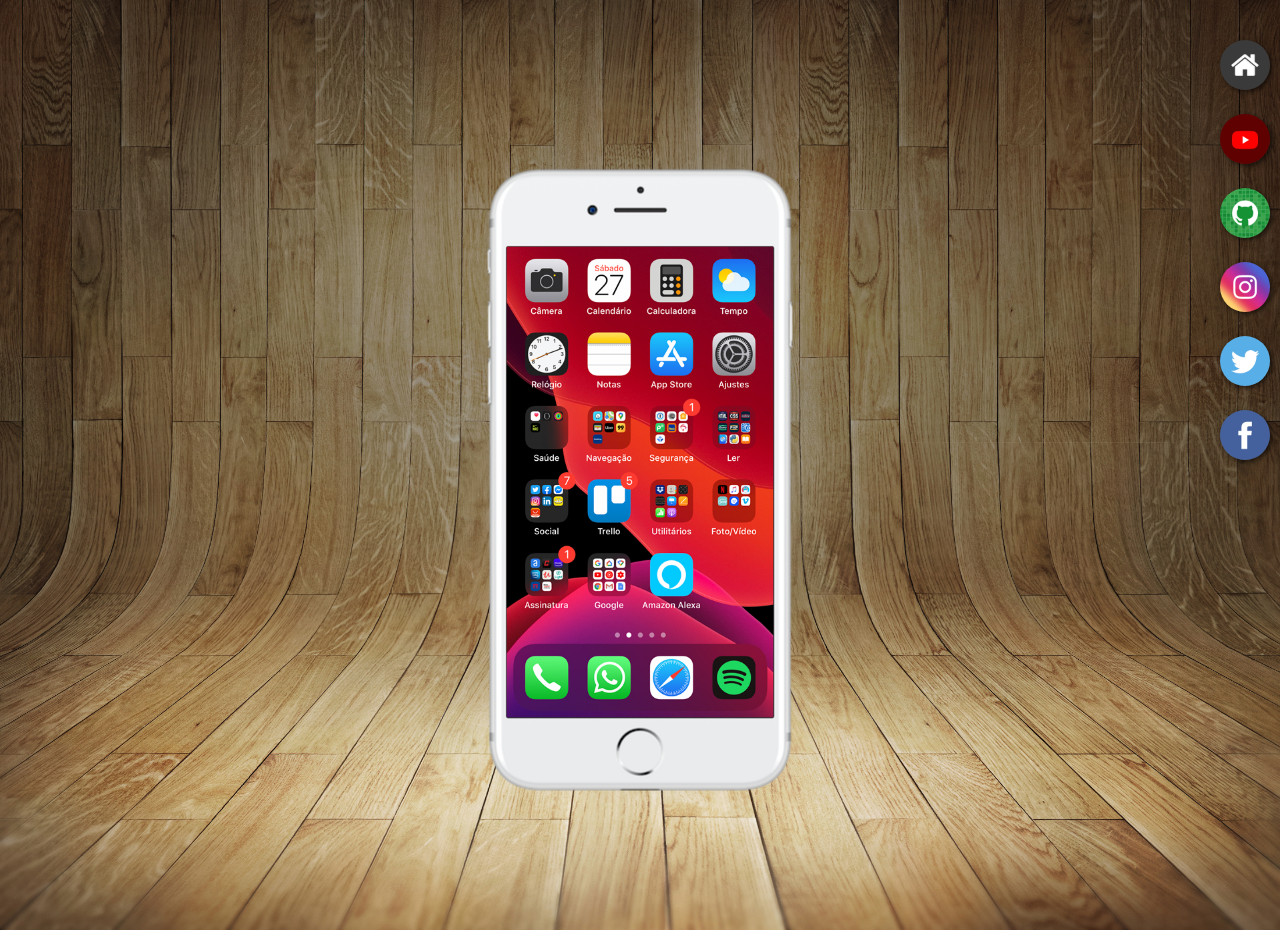
<file: index.html>
<!DOCTYPE html>
<html lang="pt-br">
<head>
    <meta charset="UTF-8">
    <meta name="viewport" content="width=device-width, initial-scale=1.0">
    <title>Projeto Redes Sociais</title>
    <link rel="shortcut icon" href="favicon.ico" type="image/x-icon">
    <link rel="stylesheet" href="styles/styles.css">
</head>
<body>
    <main>
        <section id="telefone">
            <iframe src="home.html" name="tela" id="tela" frameborder="0"></iframe>
        </section>
        <section id="redes-sociais">
            <a href="home.html" target="tela"><img src="imagens/logo-home.jpg" alt="home"></a> <br>
            <a href="youtube.html" target="tela"><img src="imagens/logo-youtube.jpg" alt="youtube"></a> <br>
            <a href="github.html" target="tela"><img src="imagens/logo-github.jpg" alt="github"></a> <br>
            <a href="instagram.html" target="tela"><img src="imagens/logo-instagram.jpg" alt="instagram"></a> <br>
            <a href="twitter.html" target="tela"><img src="imagens/logo-twitter.jpg" alt="twitter"></a> <br>
            <a href="facebook.html" target="tela"><img src="imagens/logo-facebook.jpg" alt="facebook"></a> <br>
        </section>
    </main>
</body>
</html>
</file>
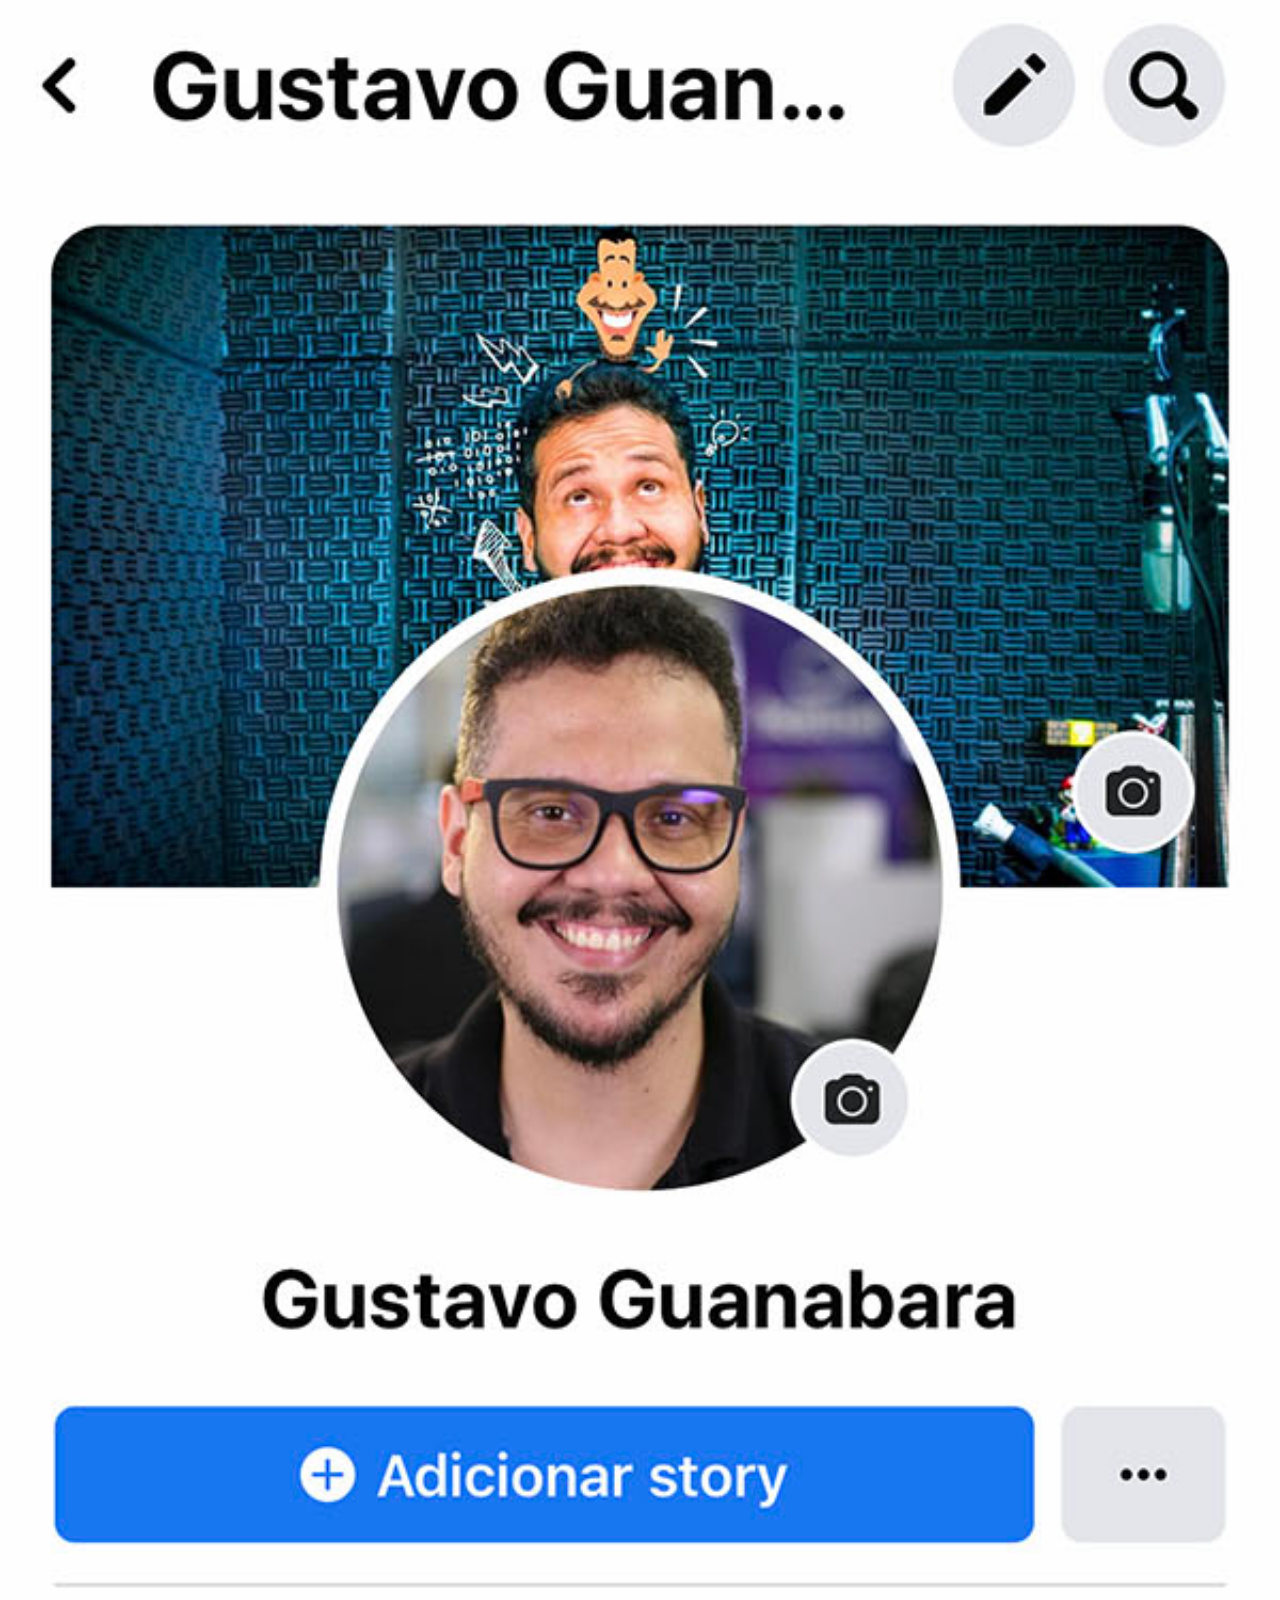
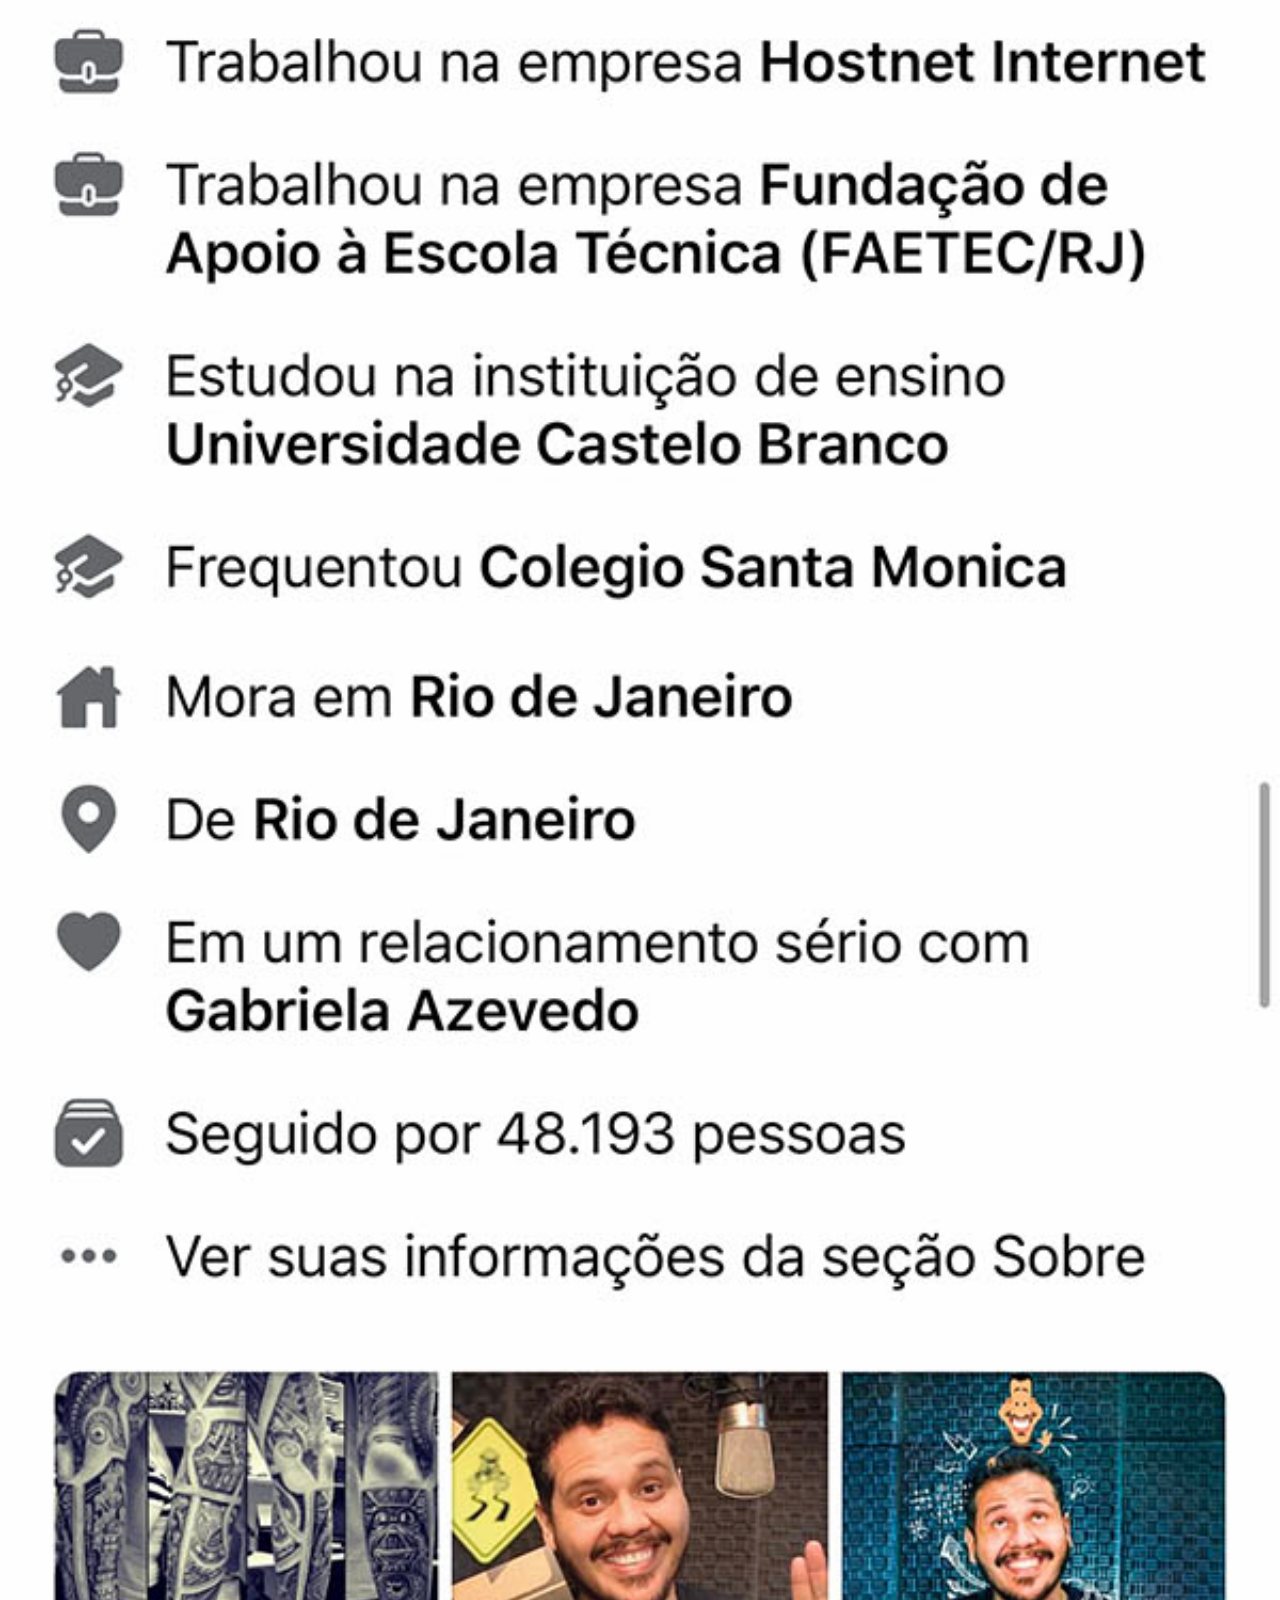
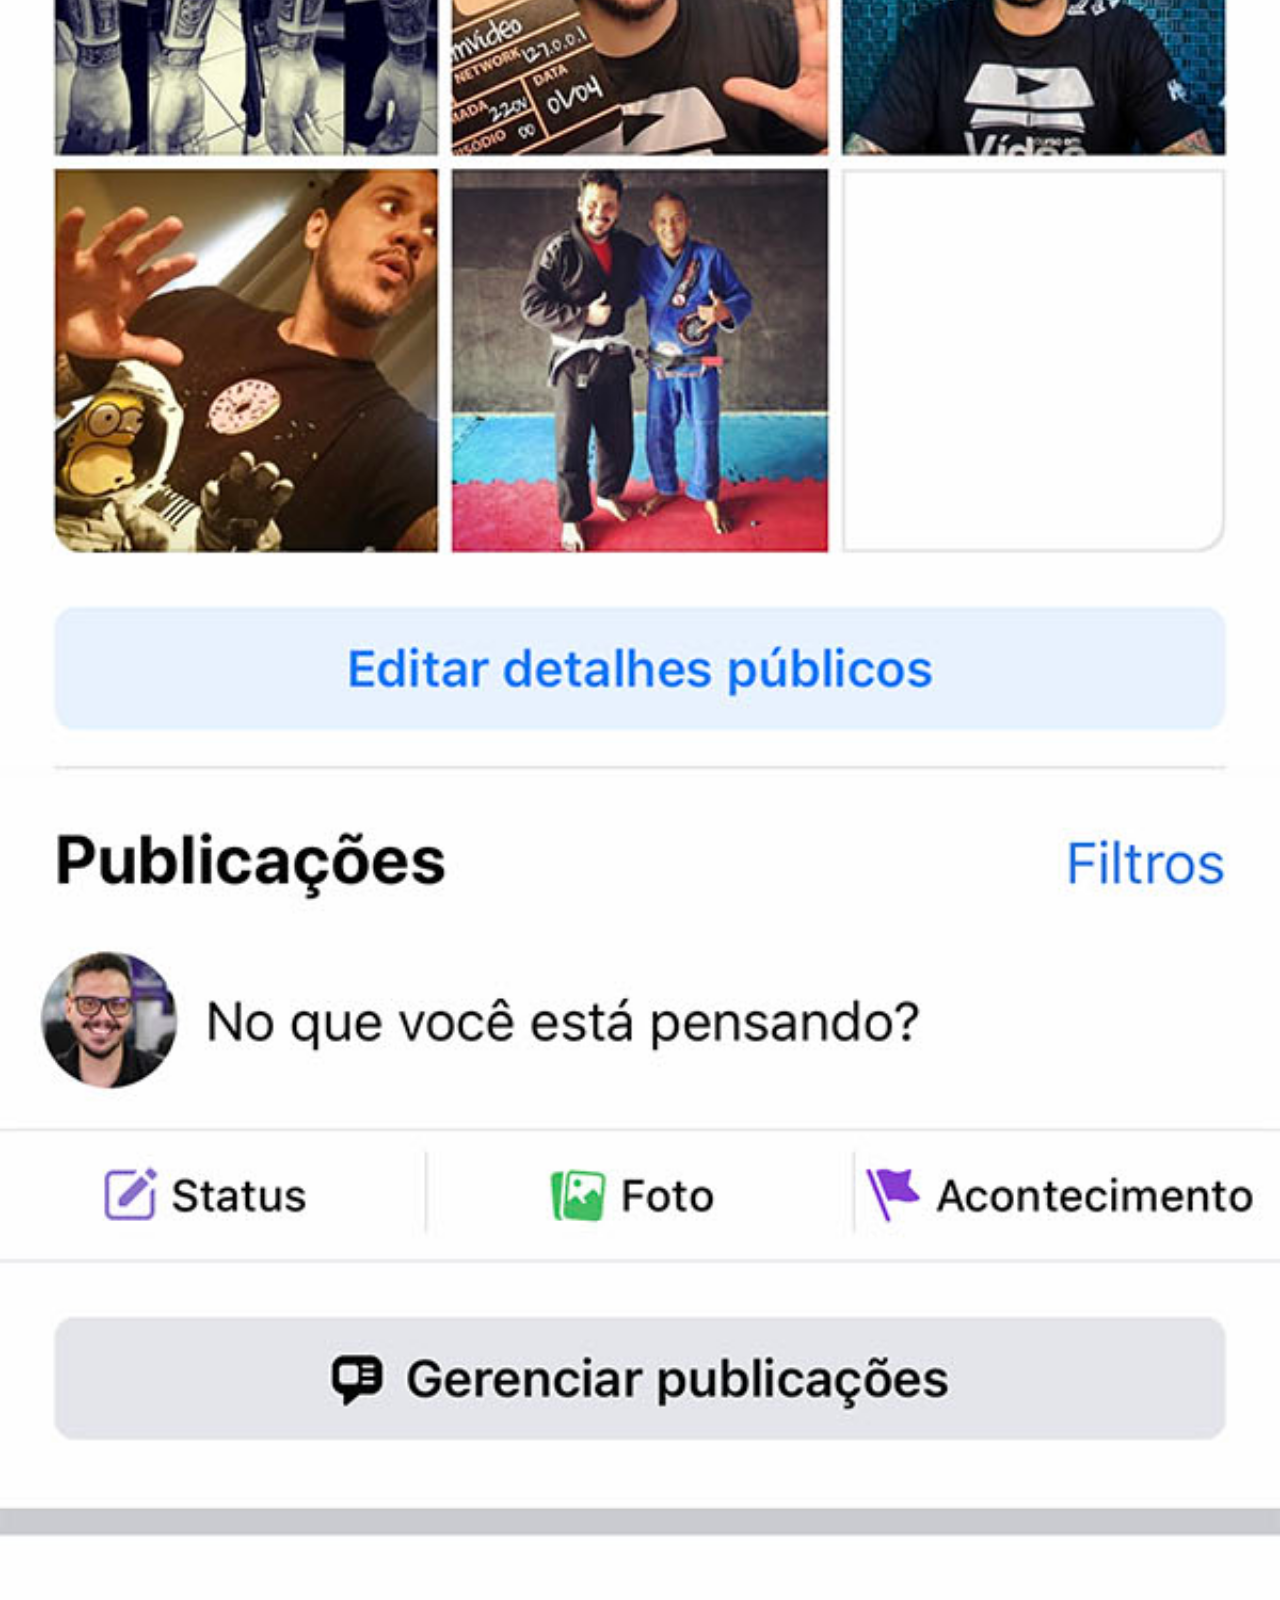
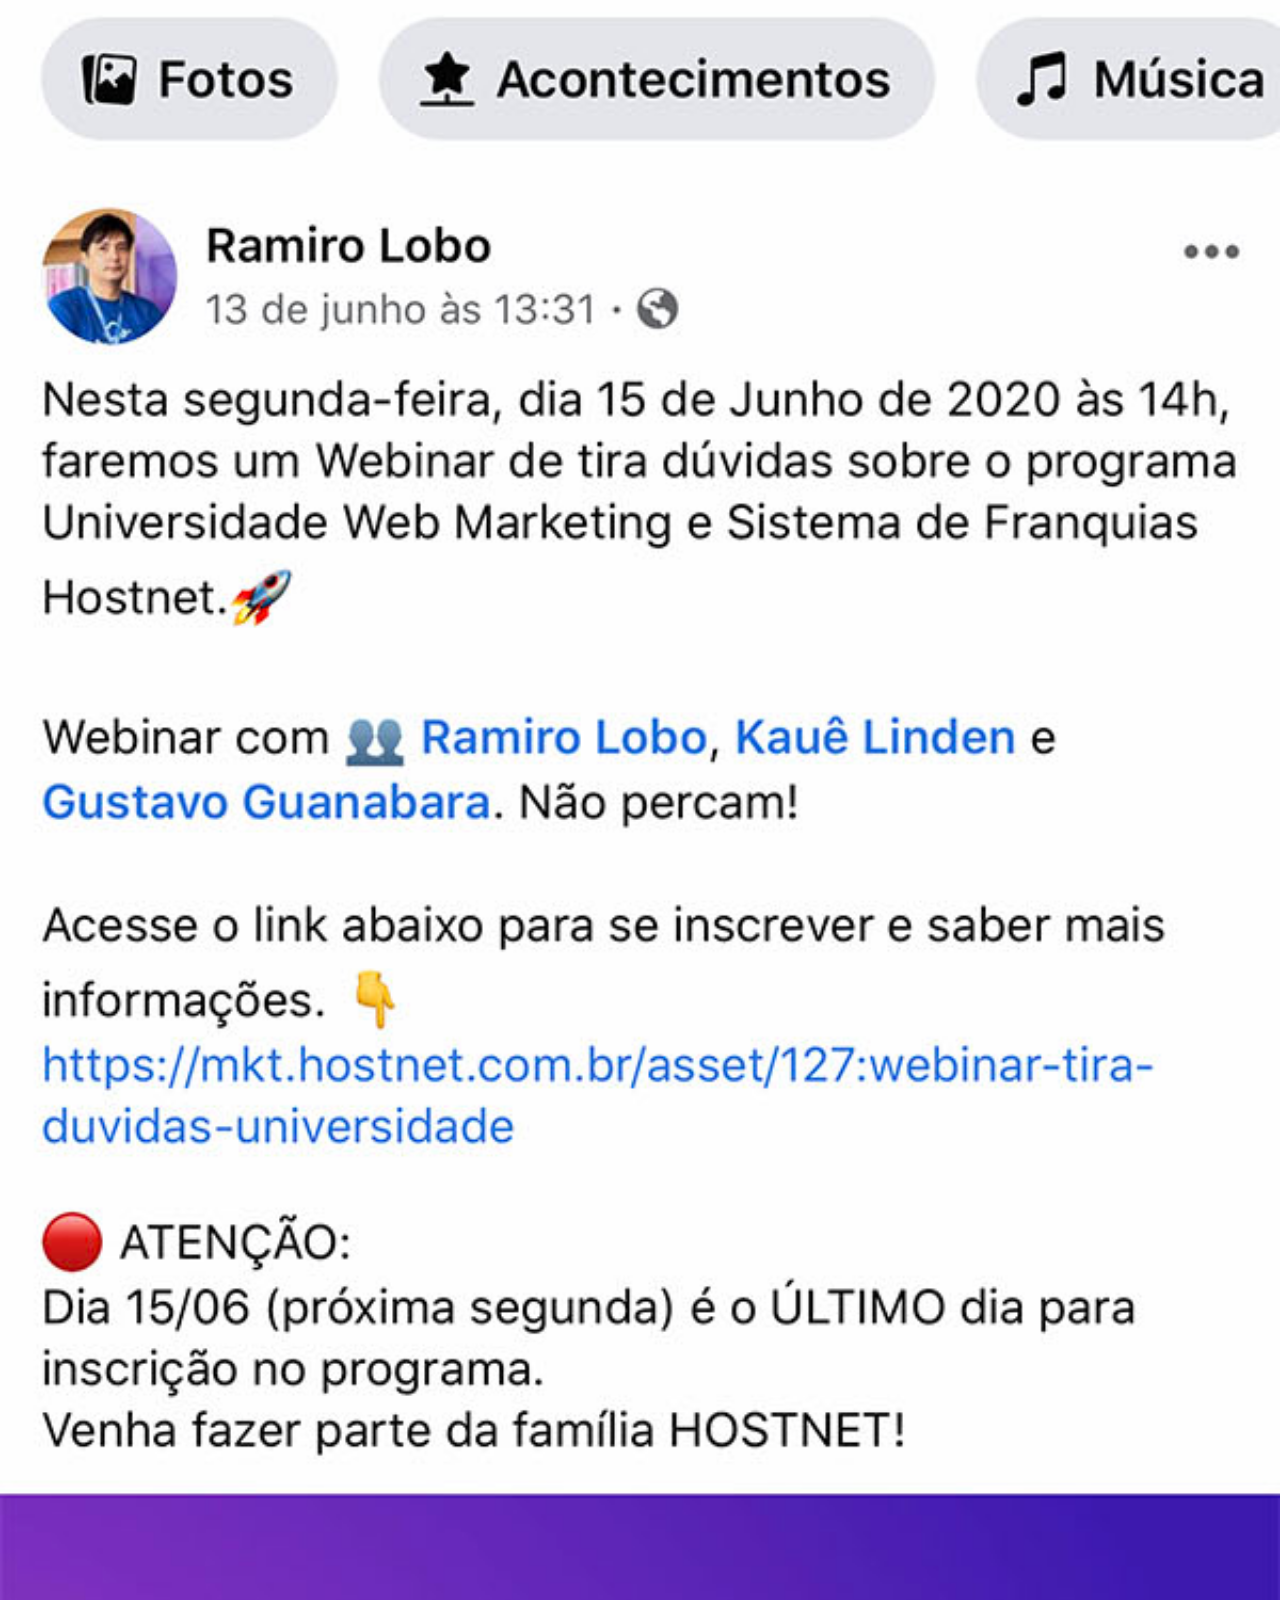
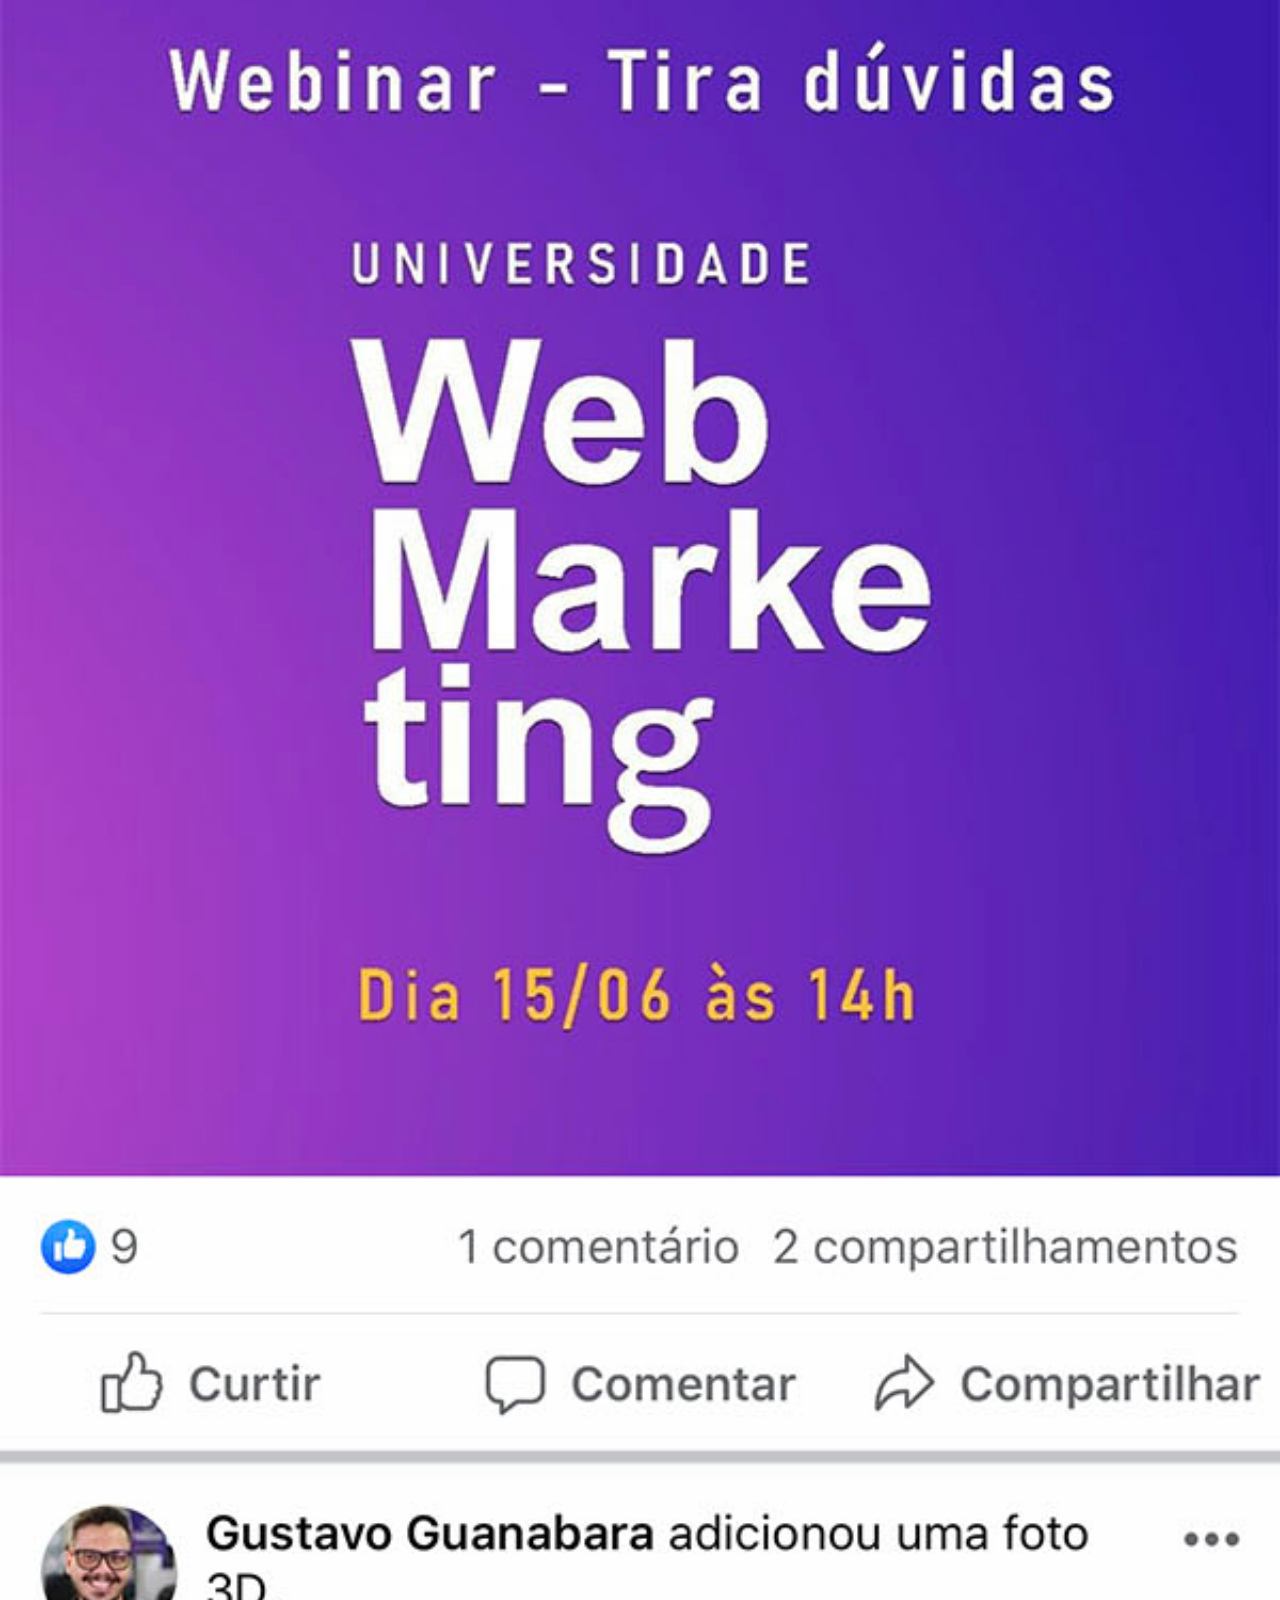
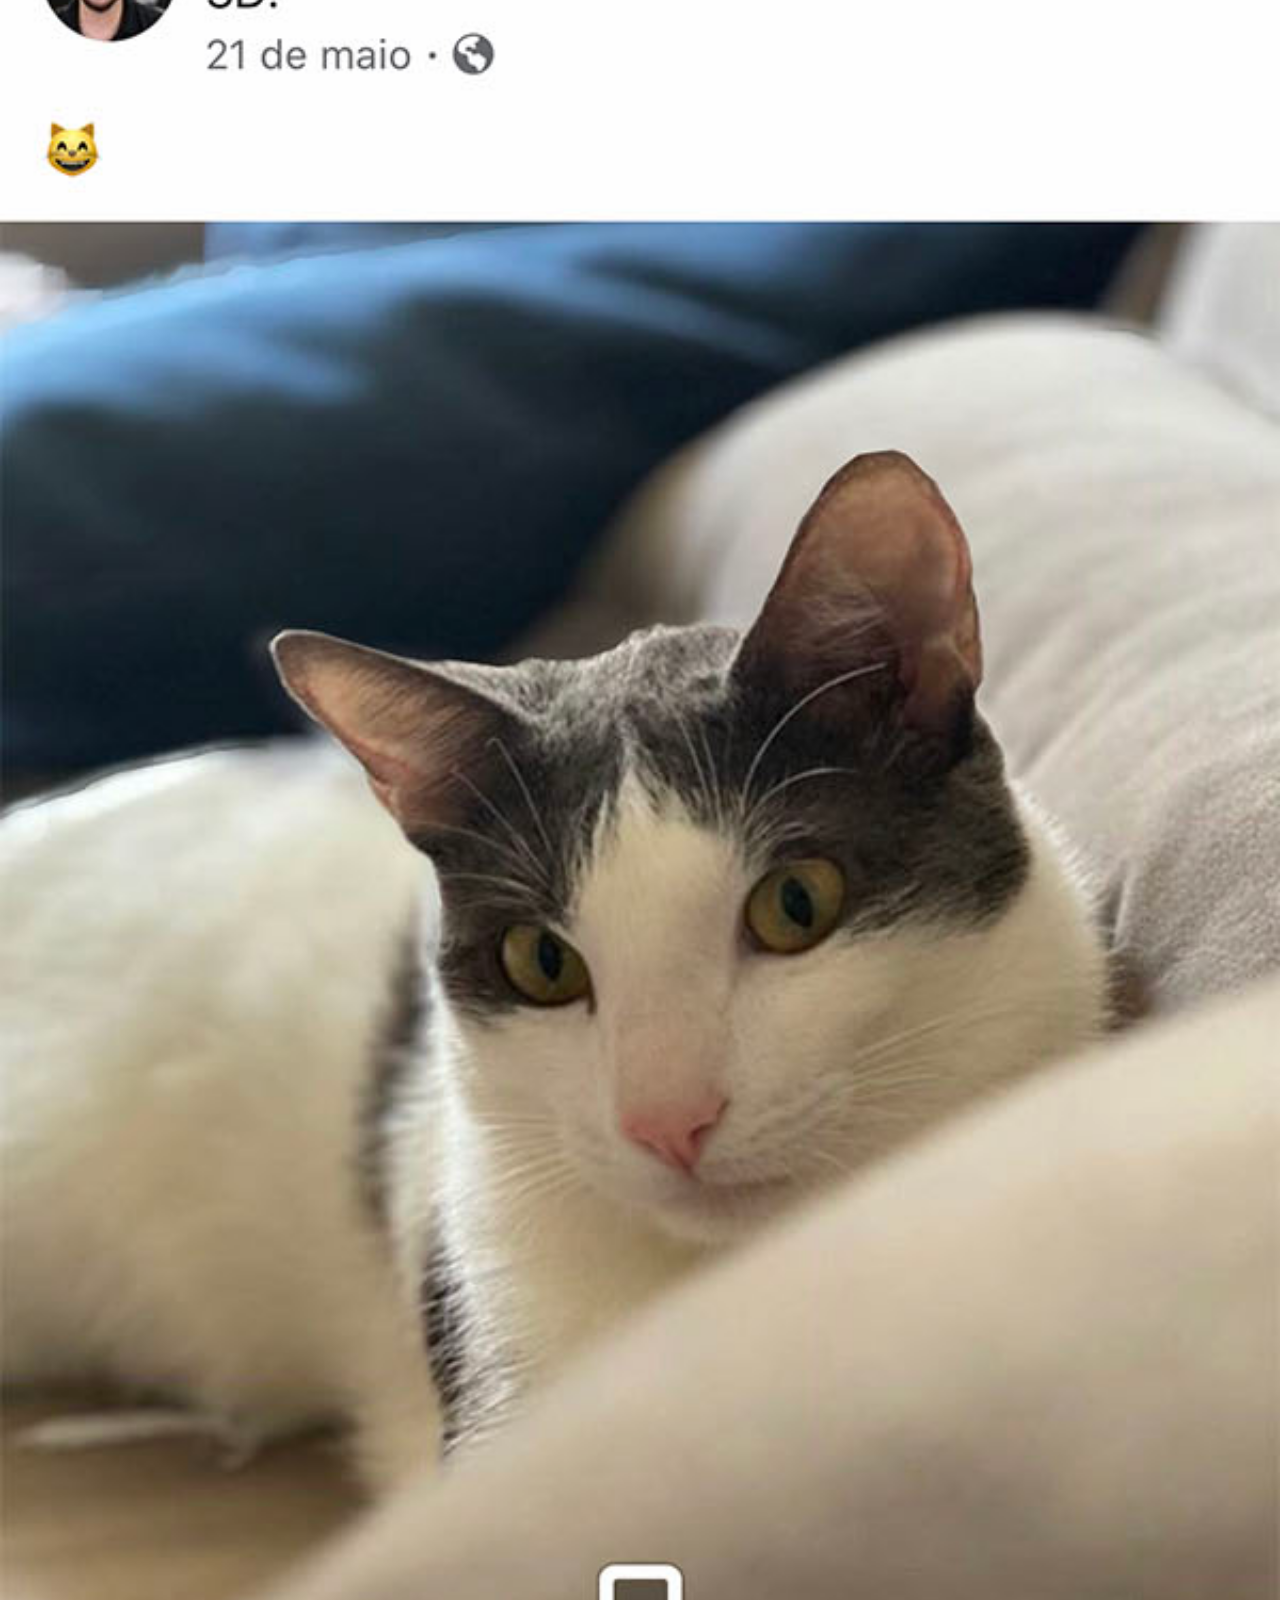
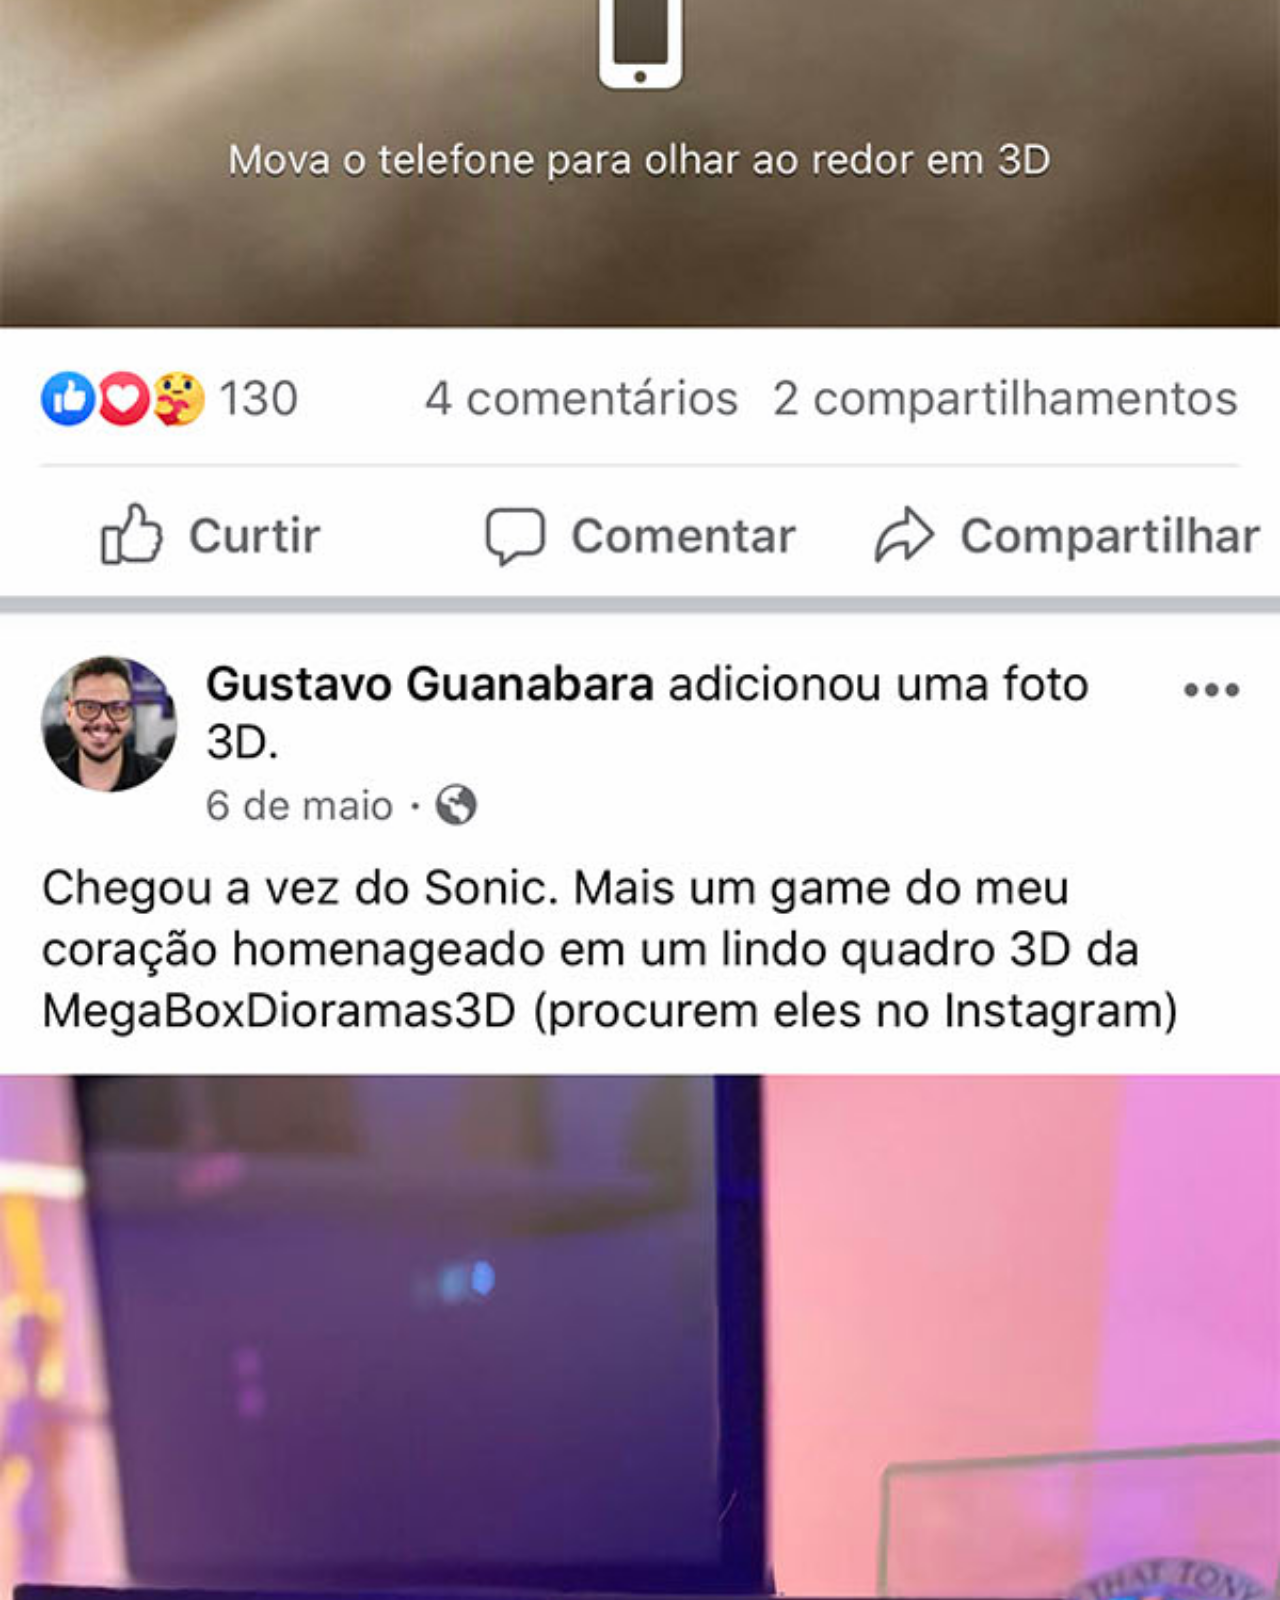
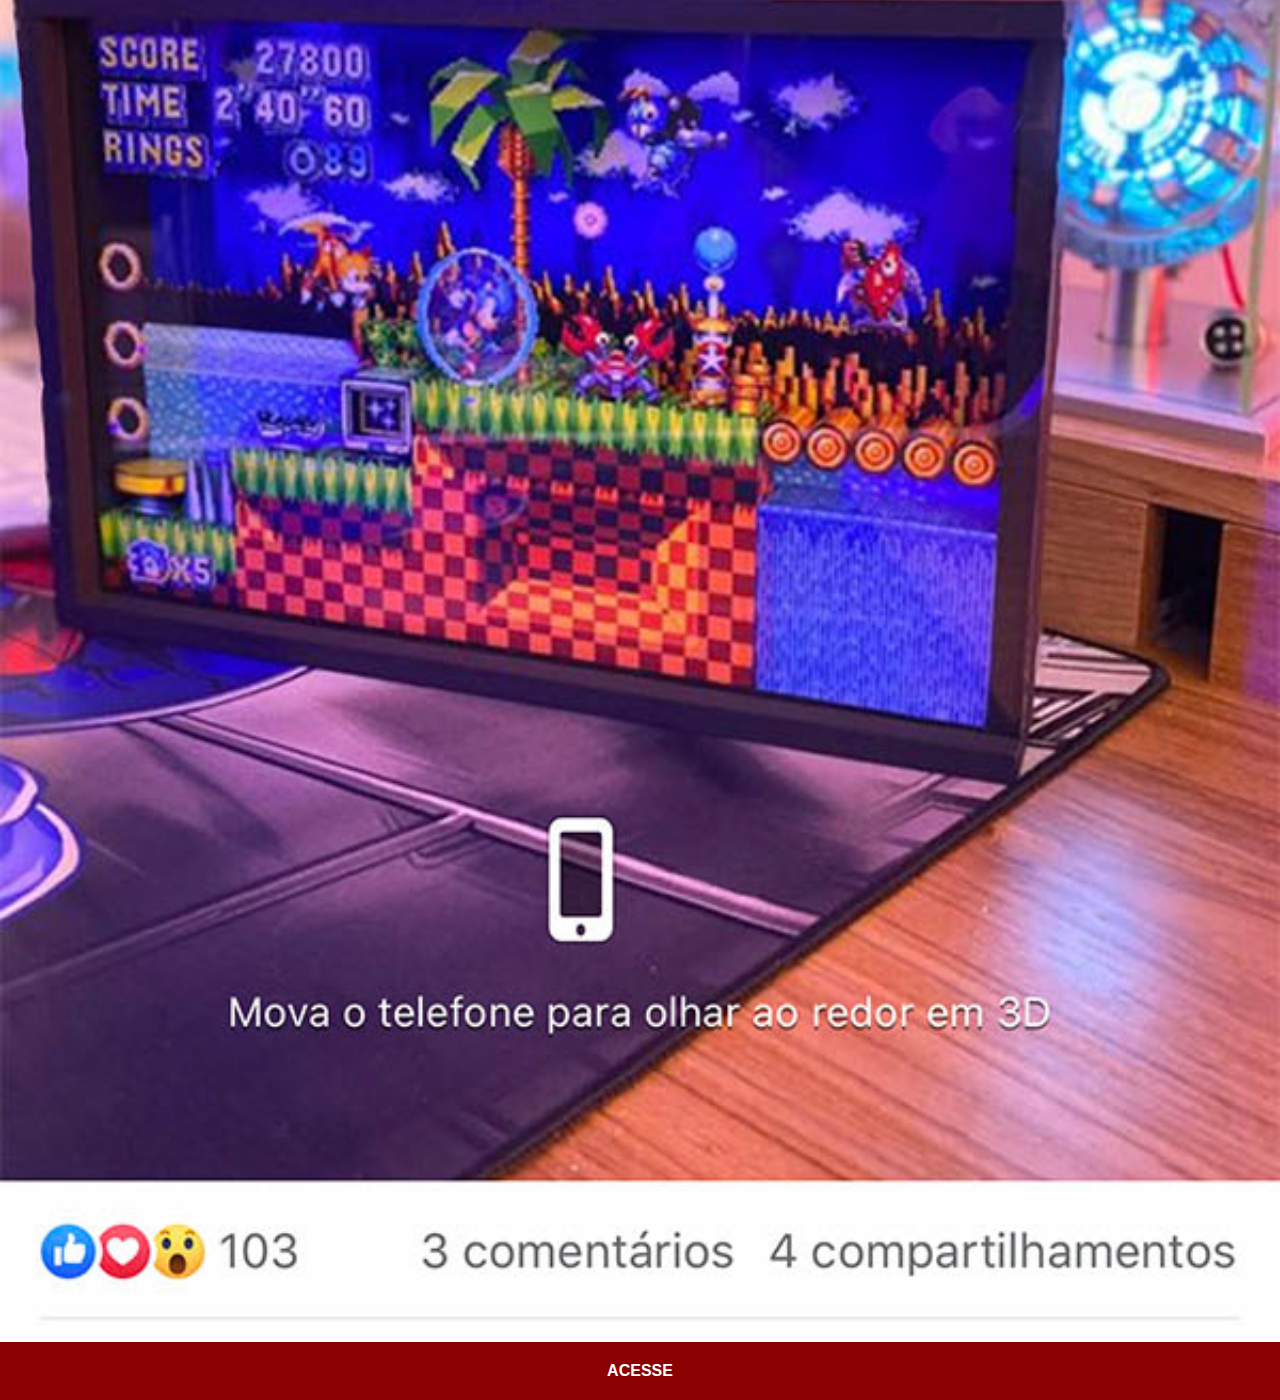
<file: facebook.html>
<!DOCTYPE html>
<html lang="pt-br">
<head>
    <meta charset="UTF-8">
    <meta name="viewport" content="width=device-width, initial-scale=1.0">
    <title>Facebook</title>
    <link rel="stylesheet" href="styles/social.css">
</head>
<body>
    <img src="imagens/tela-facebook.jpg" alt="github">
    <a href="https://facebook.com/gustavoguanabara" target="_blank">ACESSE</a>
</body>
</html>
</file>
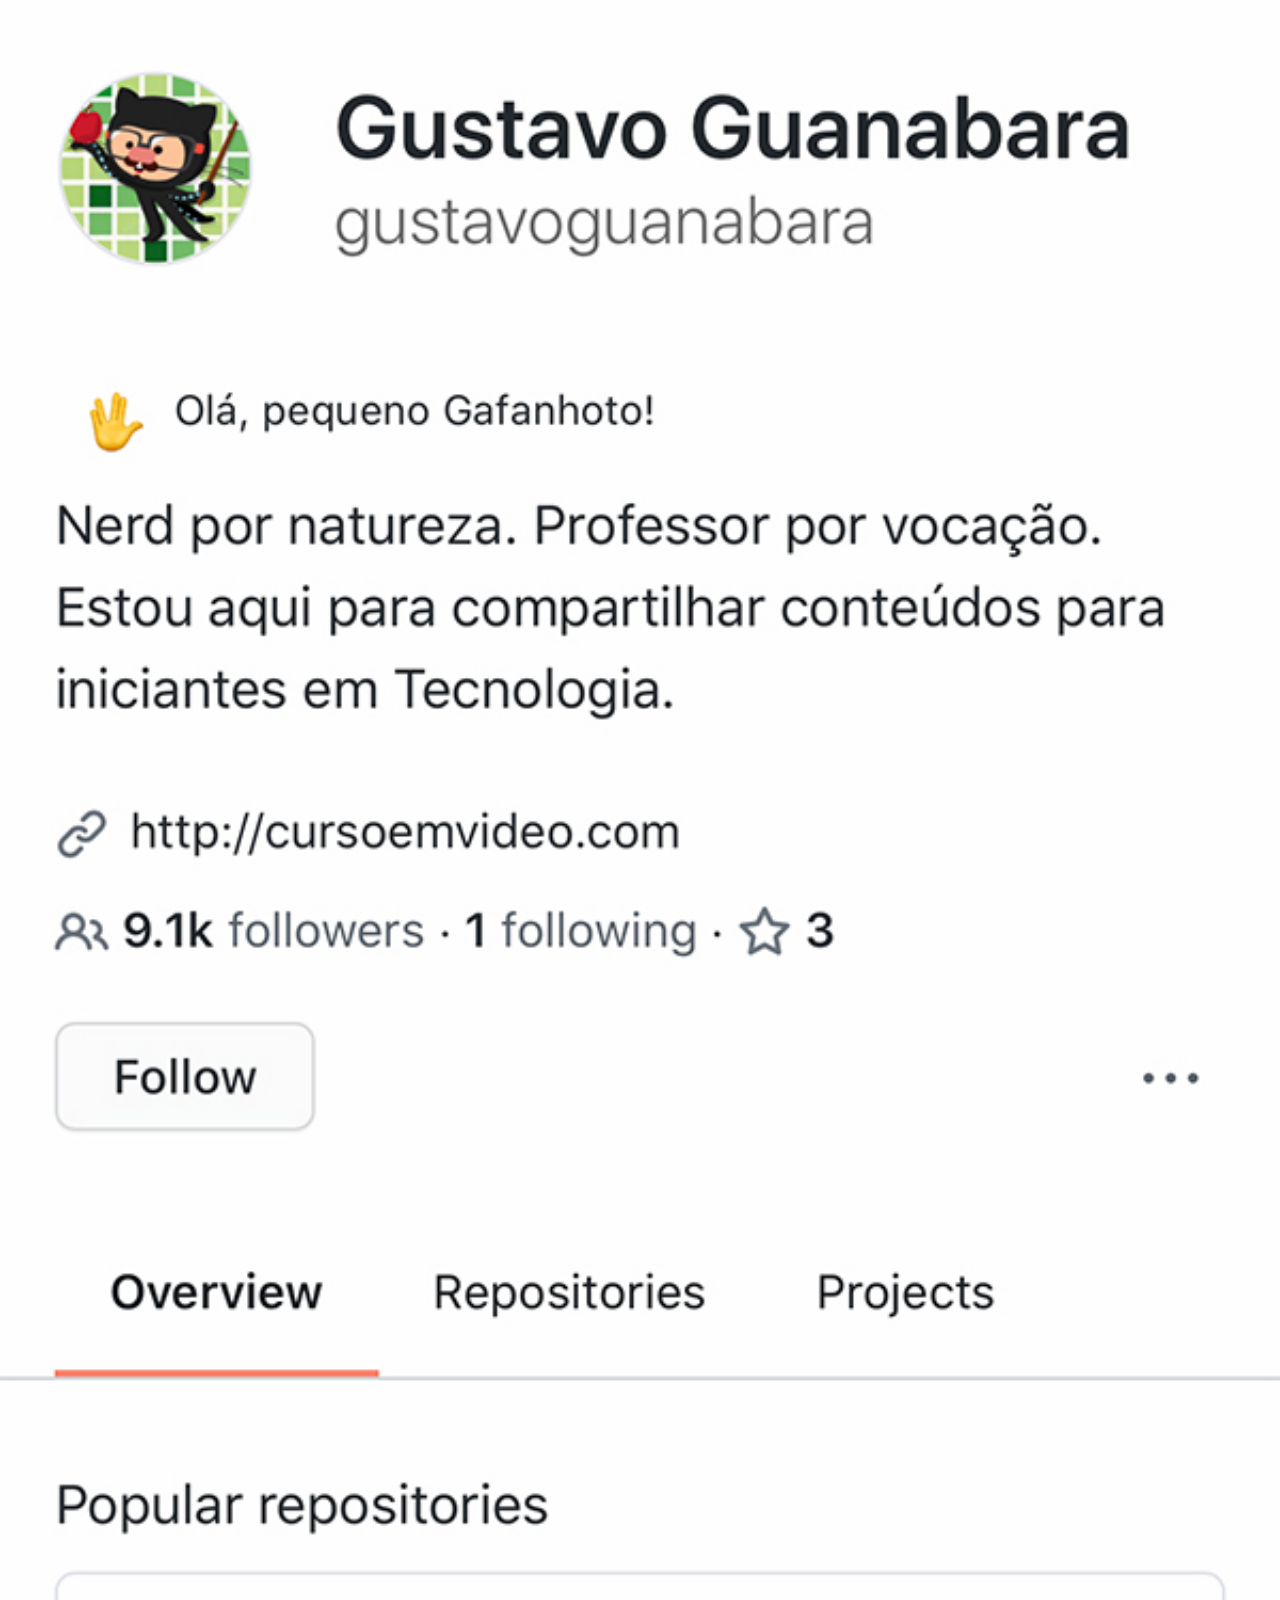
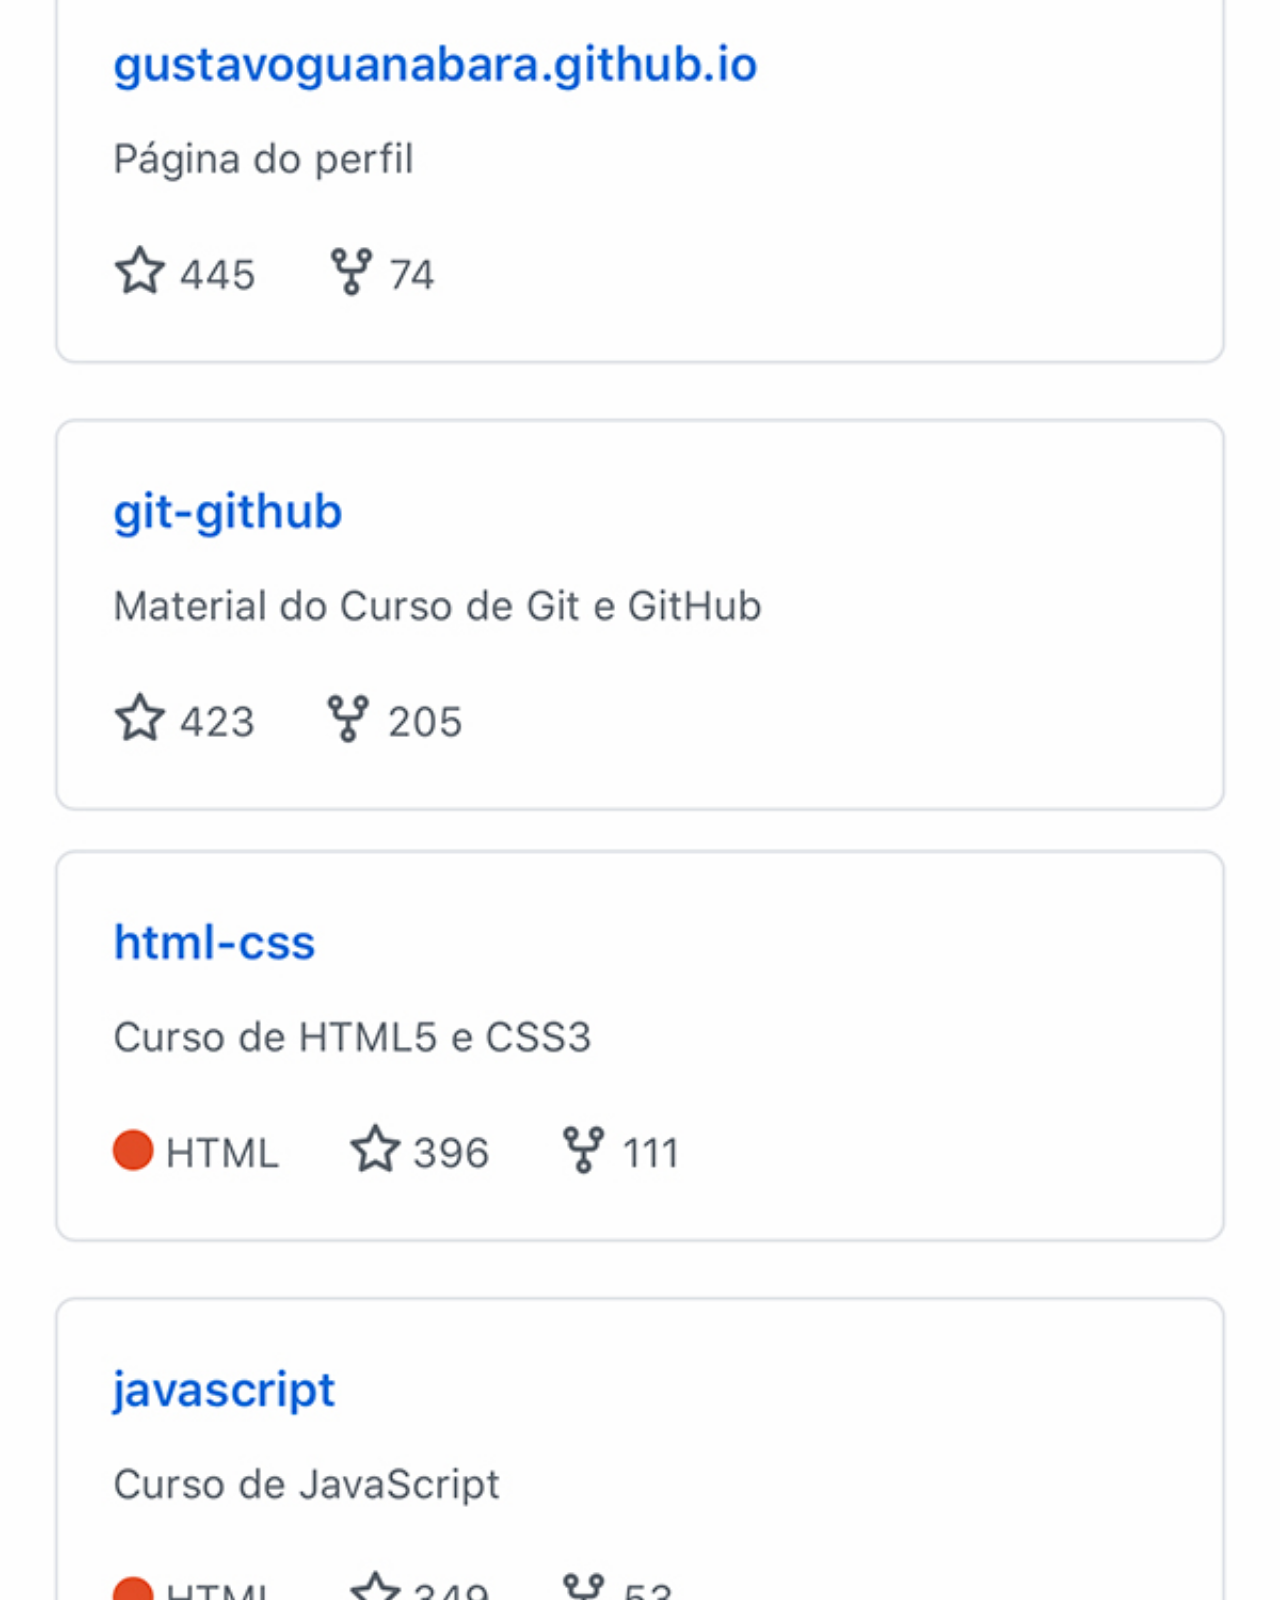
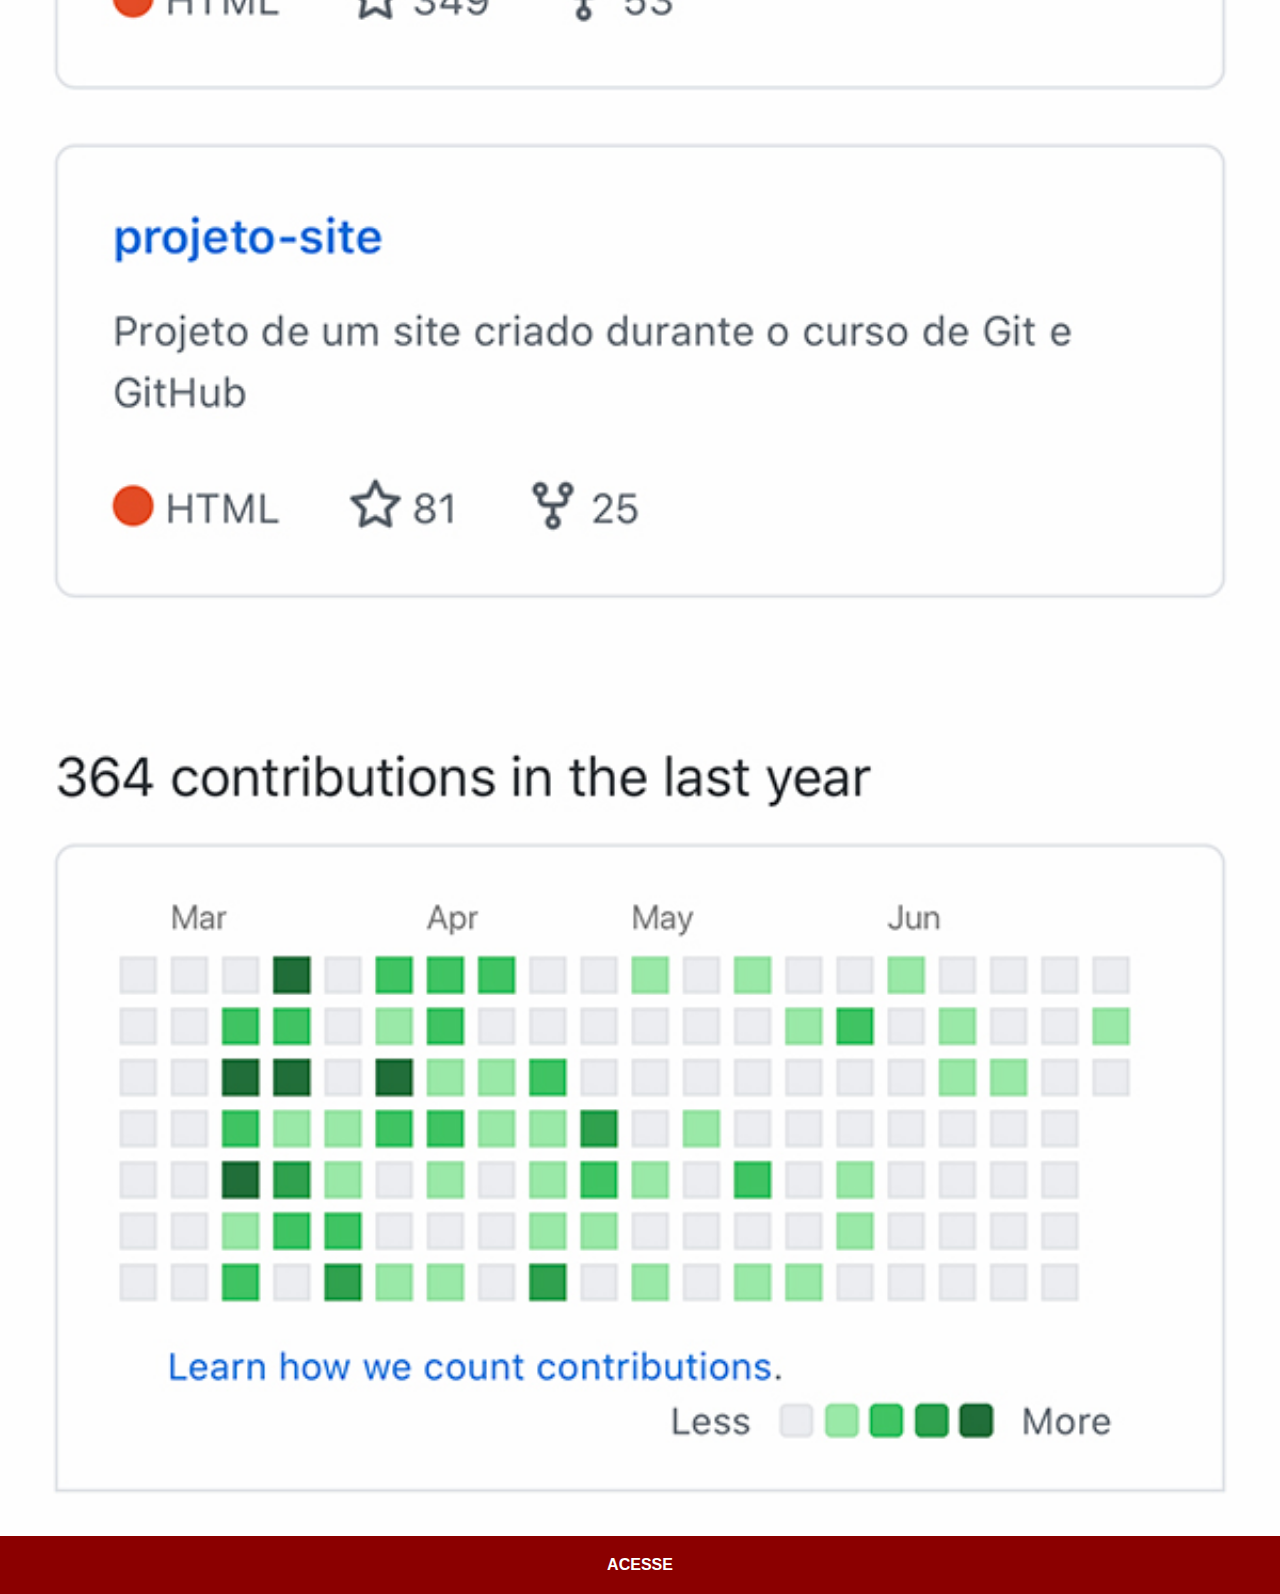
<file: github.html>
<!DOCTYPE html>
<html lang="pt-br">
<head>
    <meta charset="UTF-8">
    <meta name="viewport" content="width=device-width, initial-scale=1.0">
    <title>Github</title>
    <link rel="stylesheet" href="styles/social.css">
</head>
<body>
    <img src="imagens/tela-github.jpg" alt="github">
    <a href="https://github.com/gustavoguanabara" target="_blank">ACESSE</a>
</body>
</html>
</file>
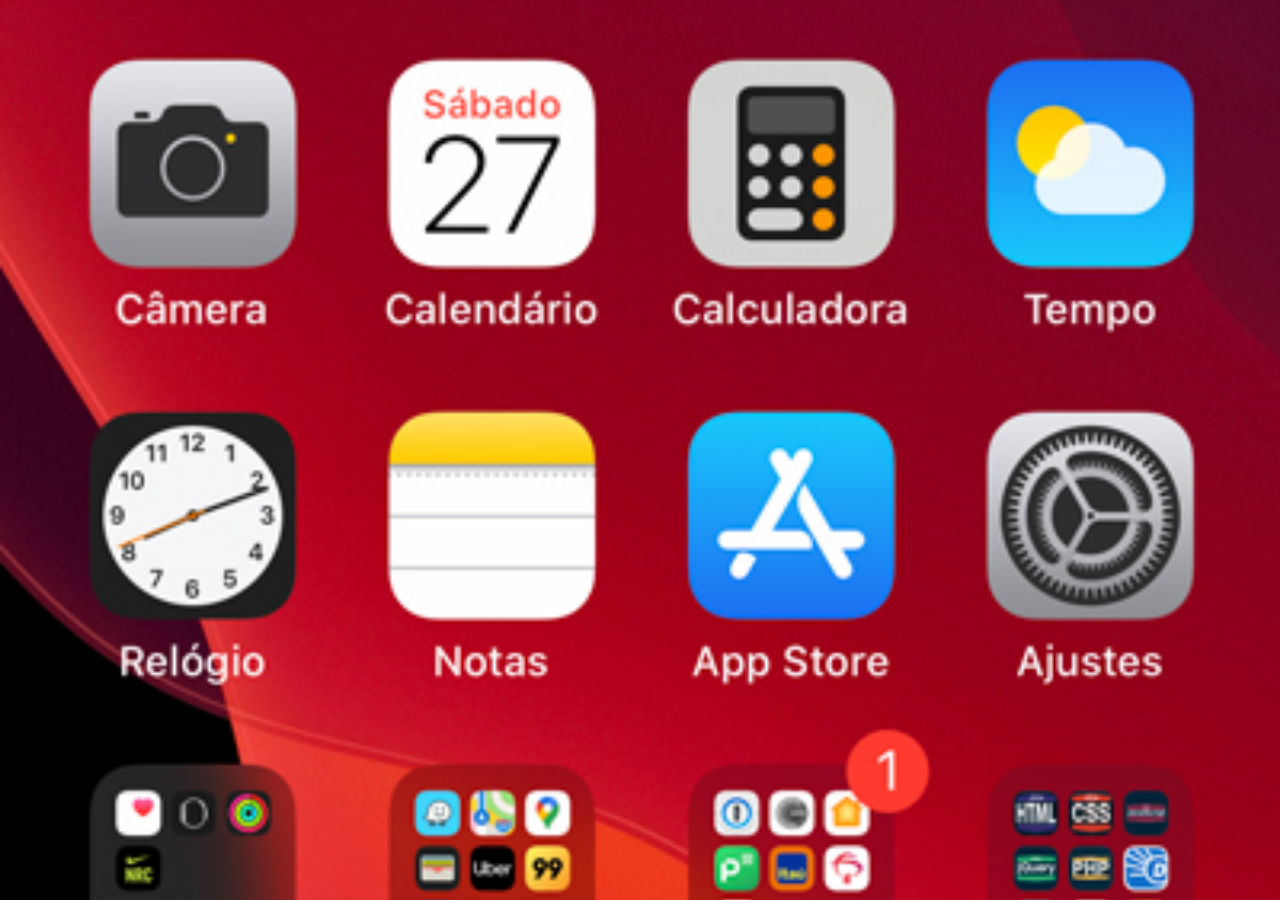
<file: home.html>
<!DOCTYPE html>
<html lang="pt-br">
<head>
    <meta charset="UTF-8">
    <meta name="viewport" content="width=device-width, initial-scale=1.0">
    <title>Home</title>
</head>
<style>
    * {
        margin: 0px;
        padding: 0px;
    }

    body {
        width: 100vw;
        height: 100vh;
        background: black url('imagens/tela-home.jpg') no-repeat top center;
        background-size: cover;
    }
</style>
<body>
    
</body>
</html>
</file>
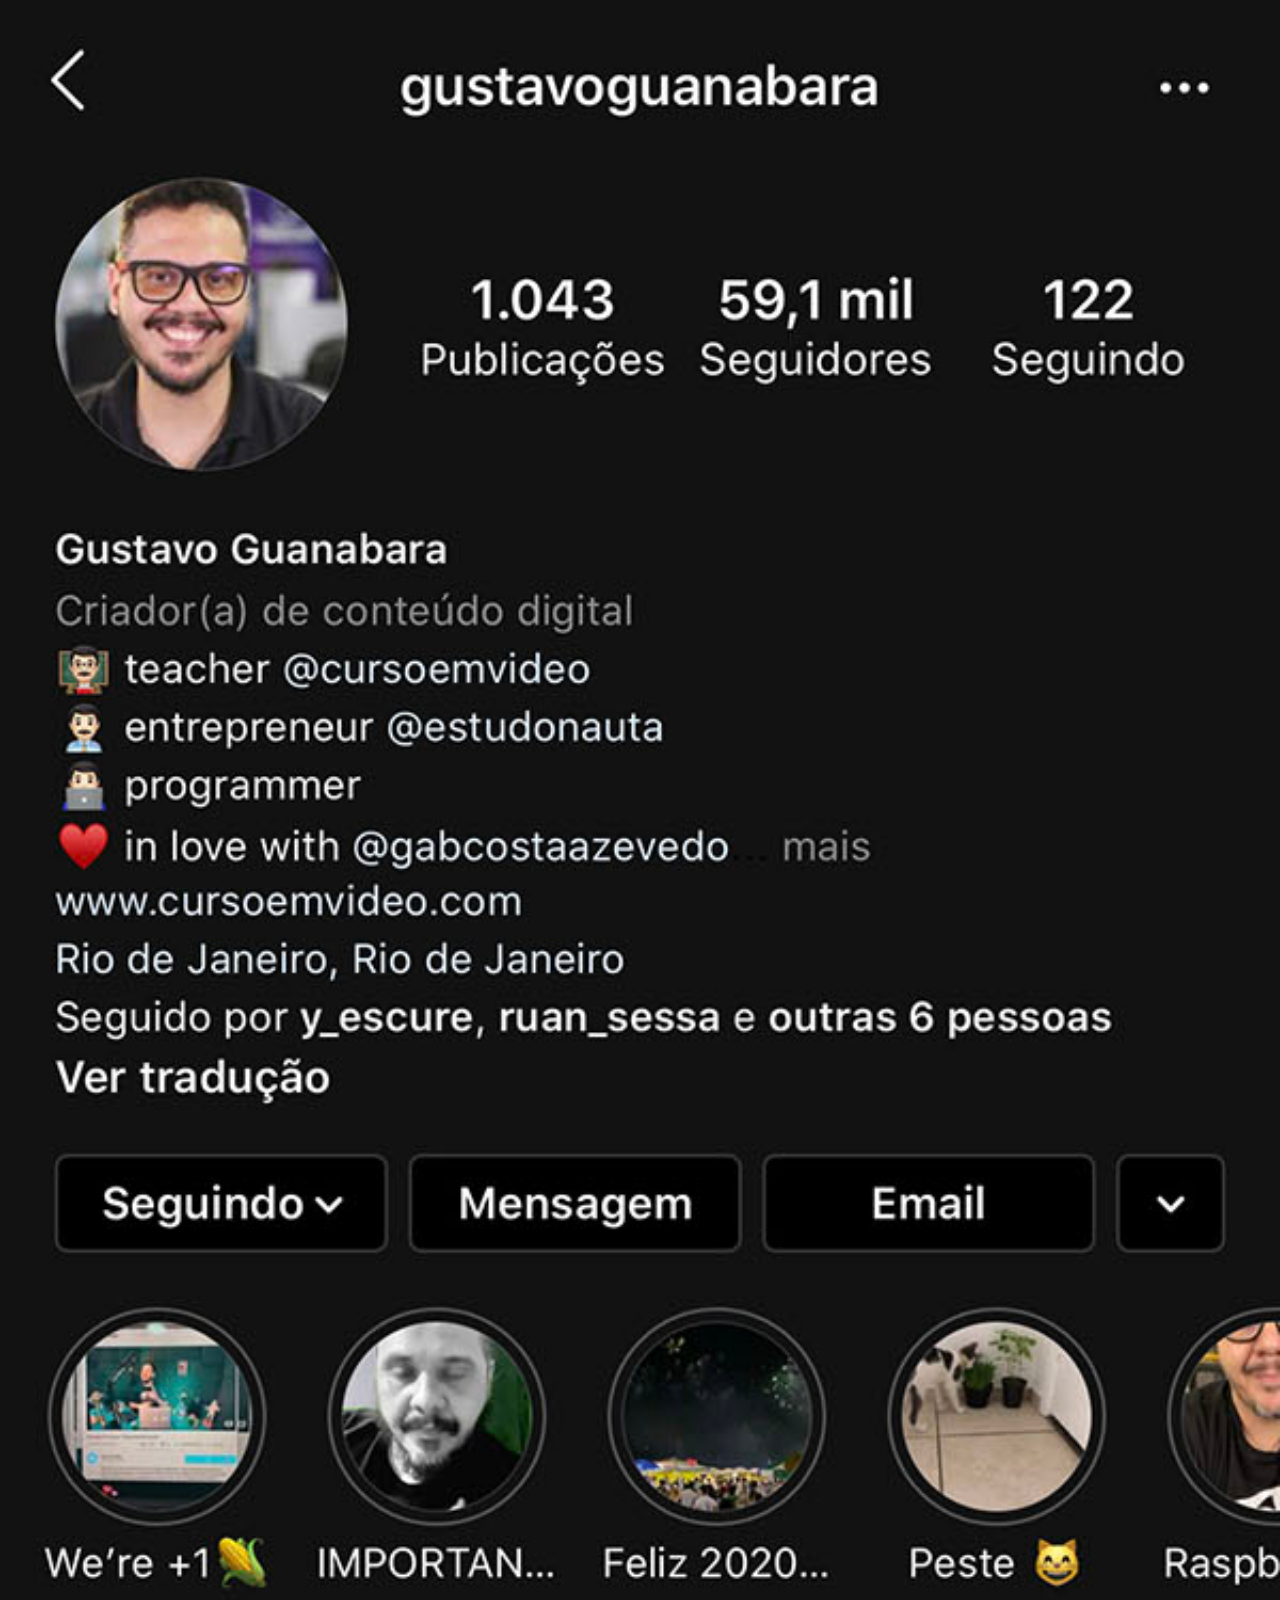
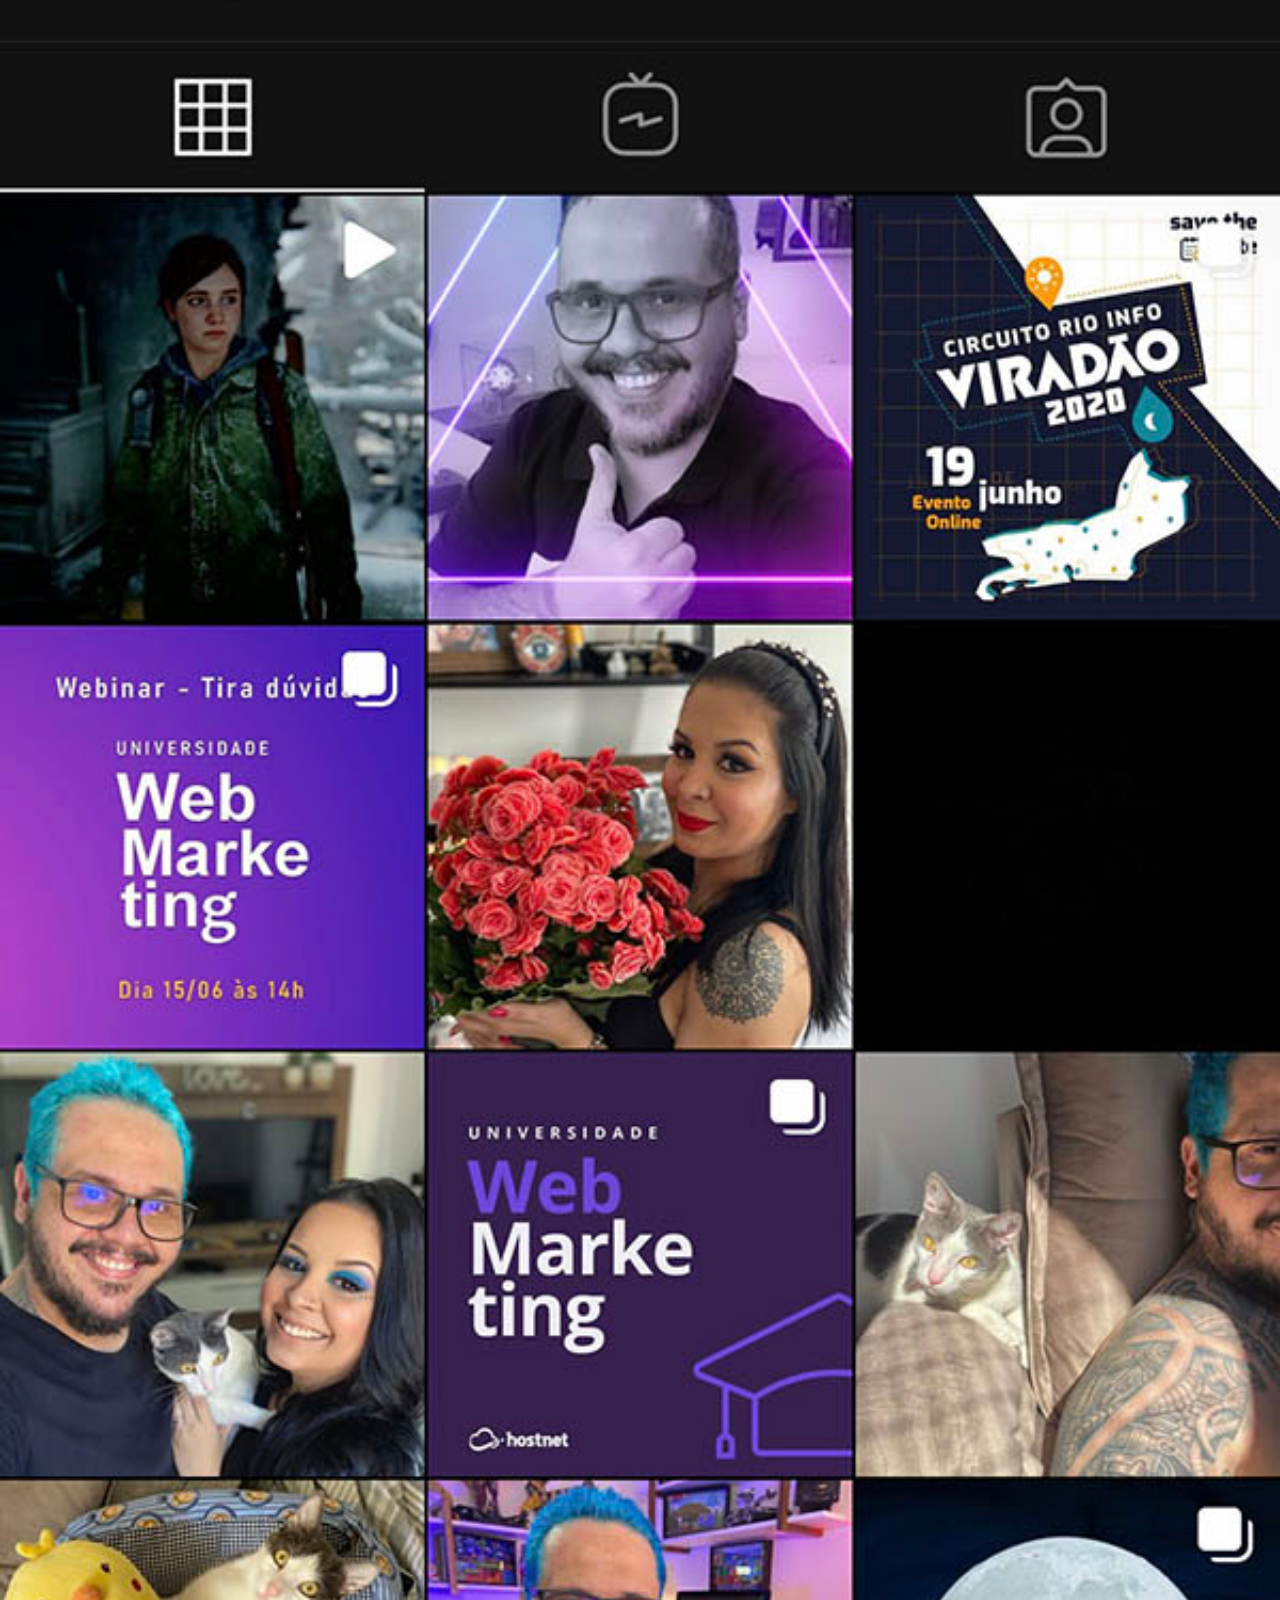
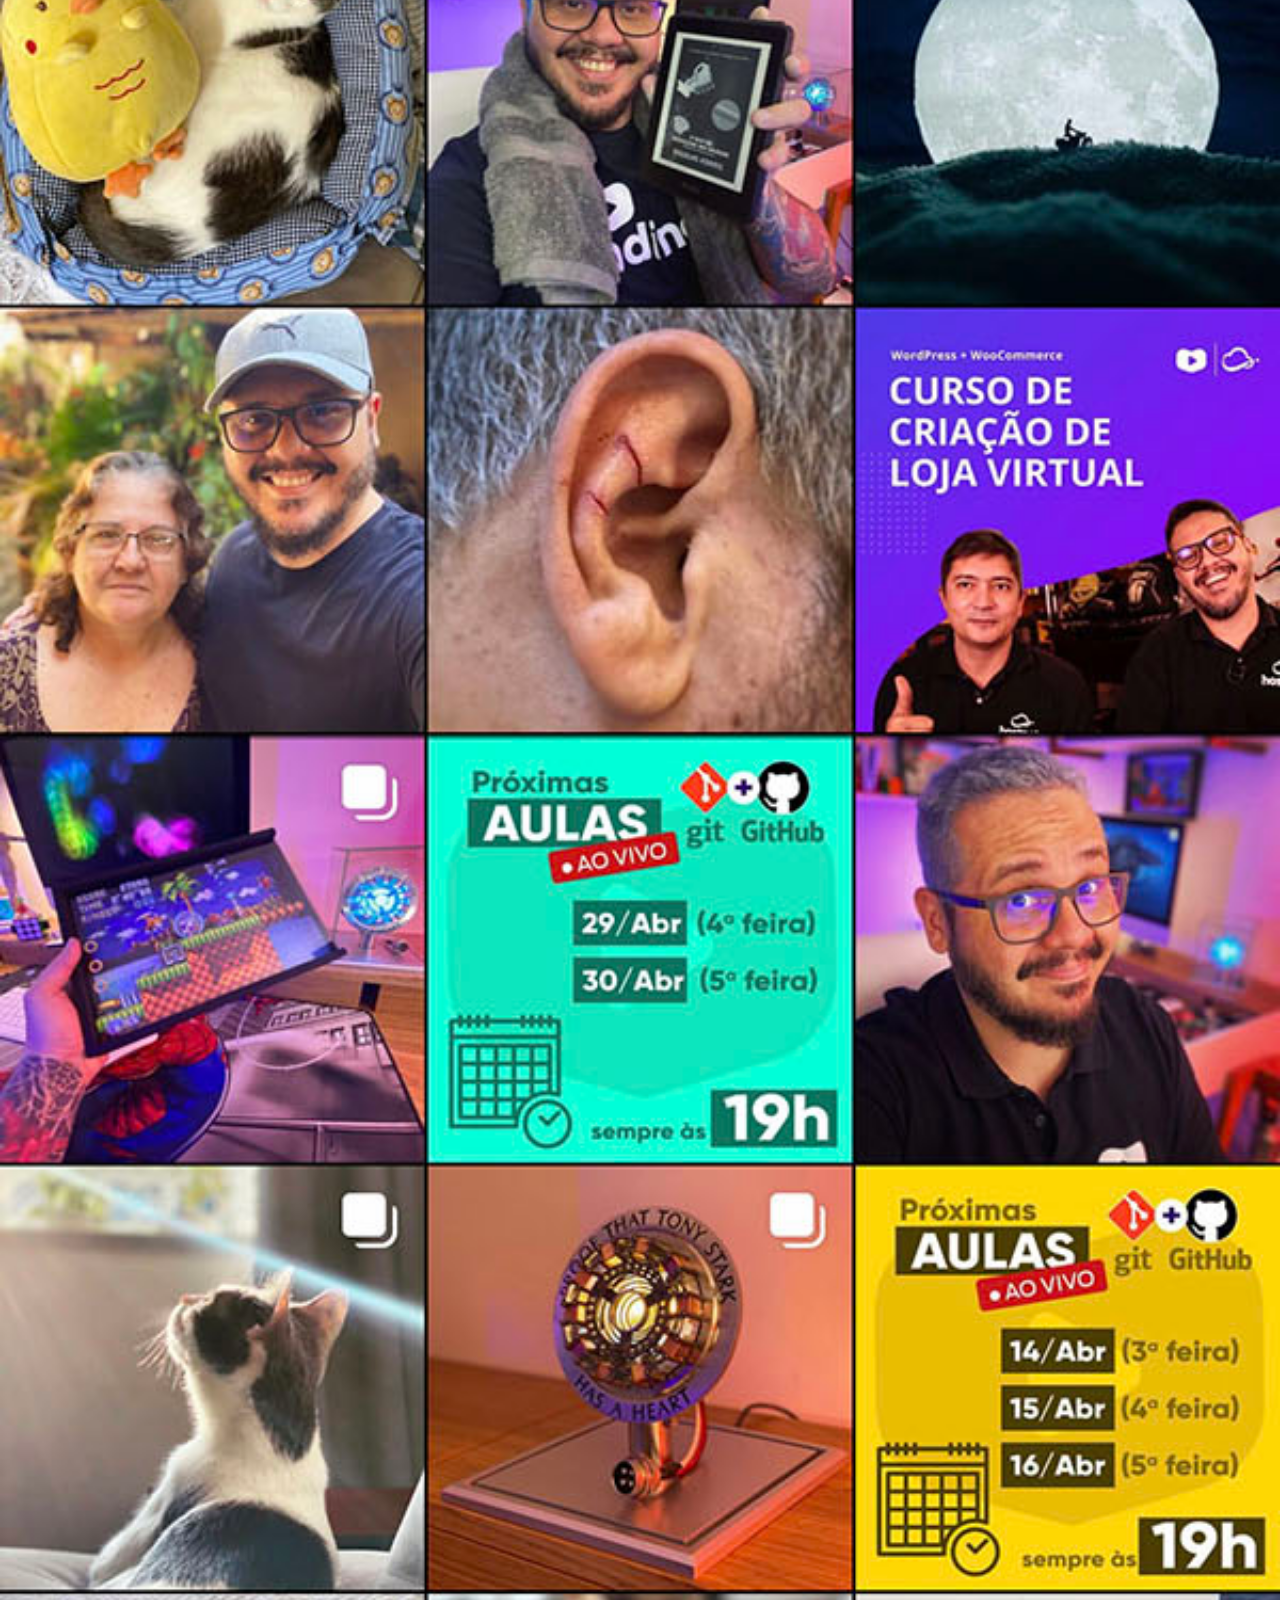
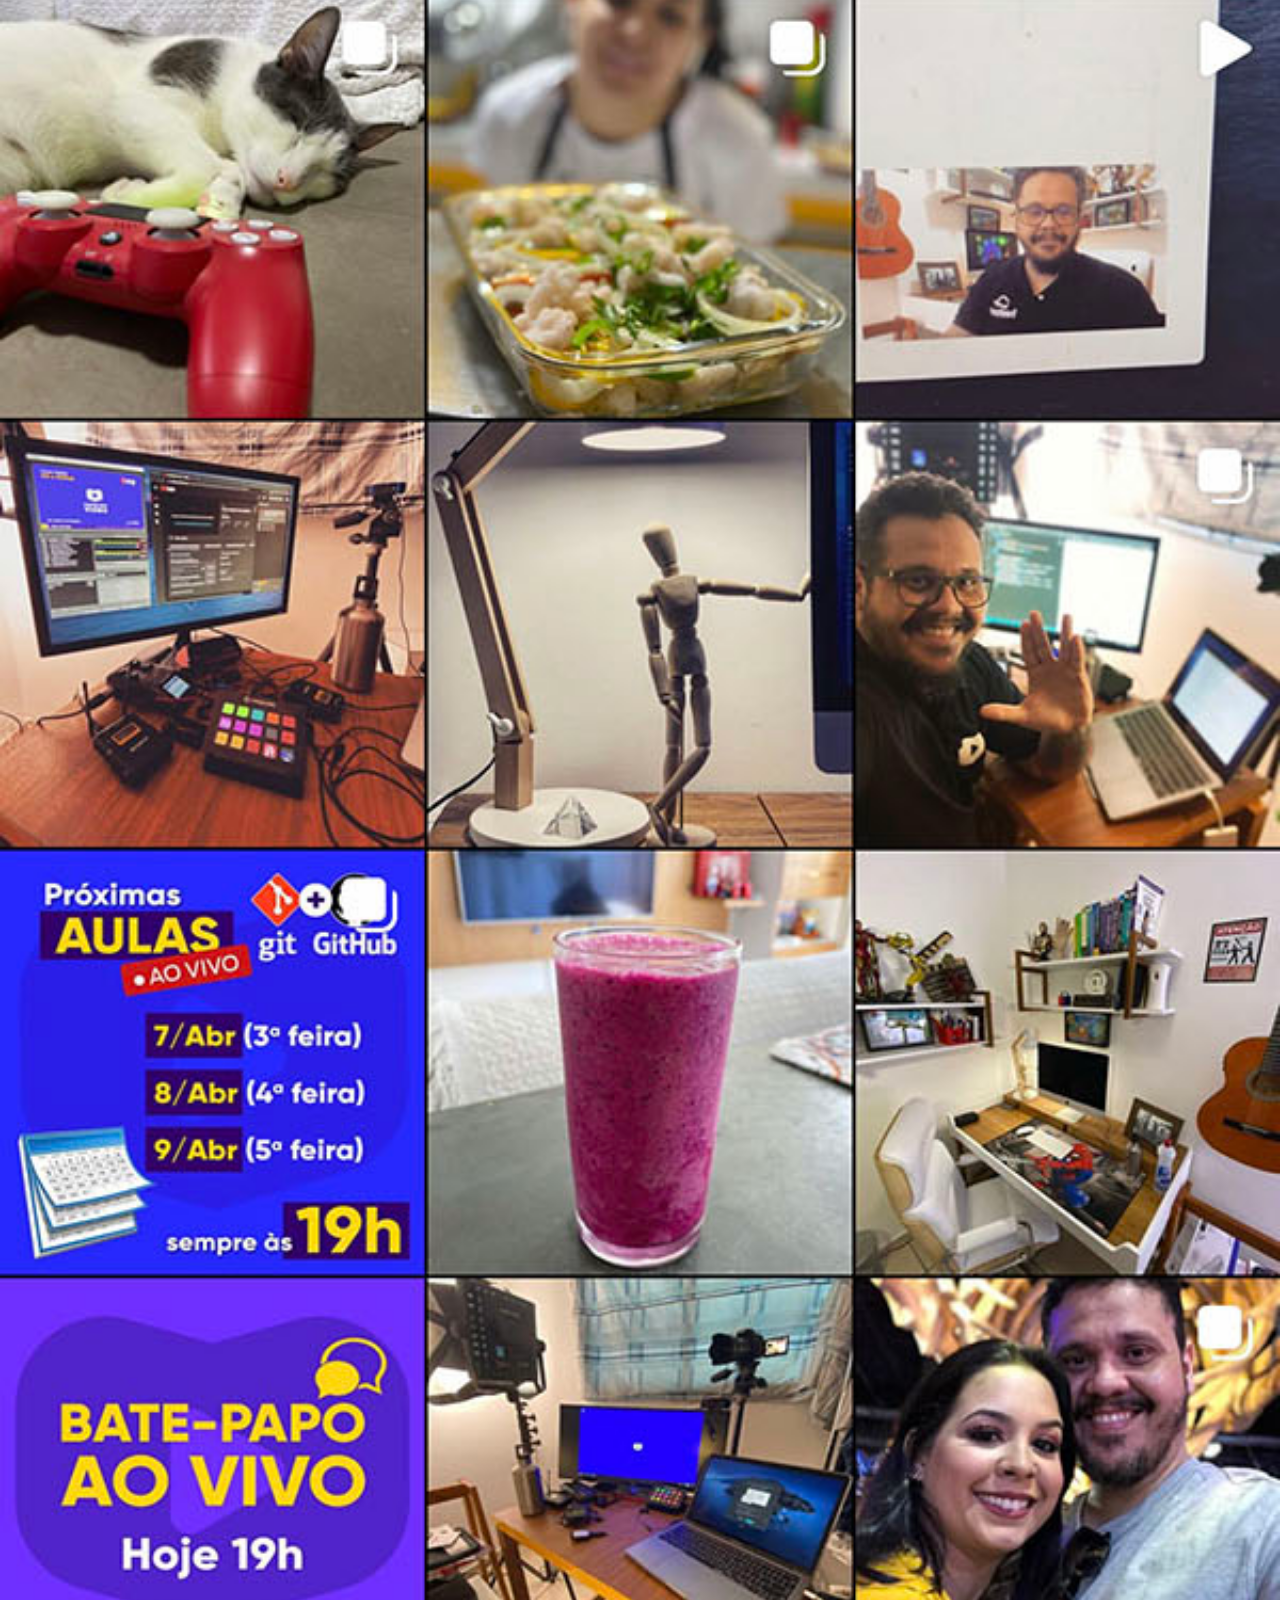
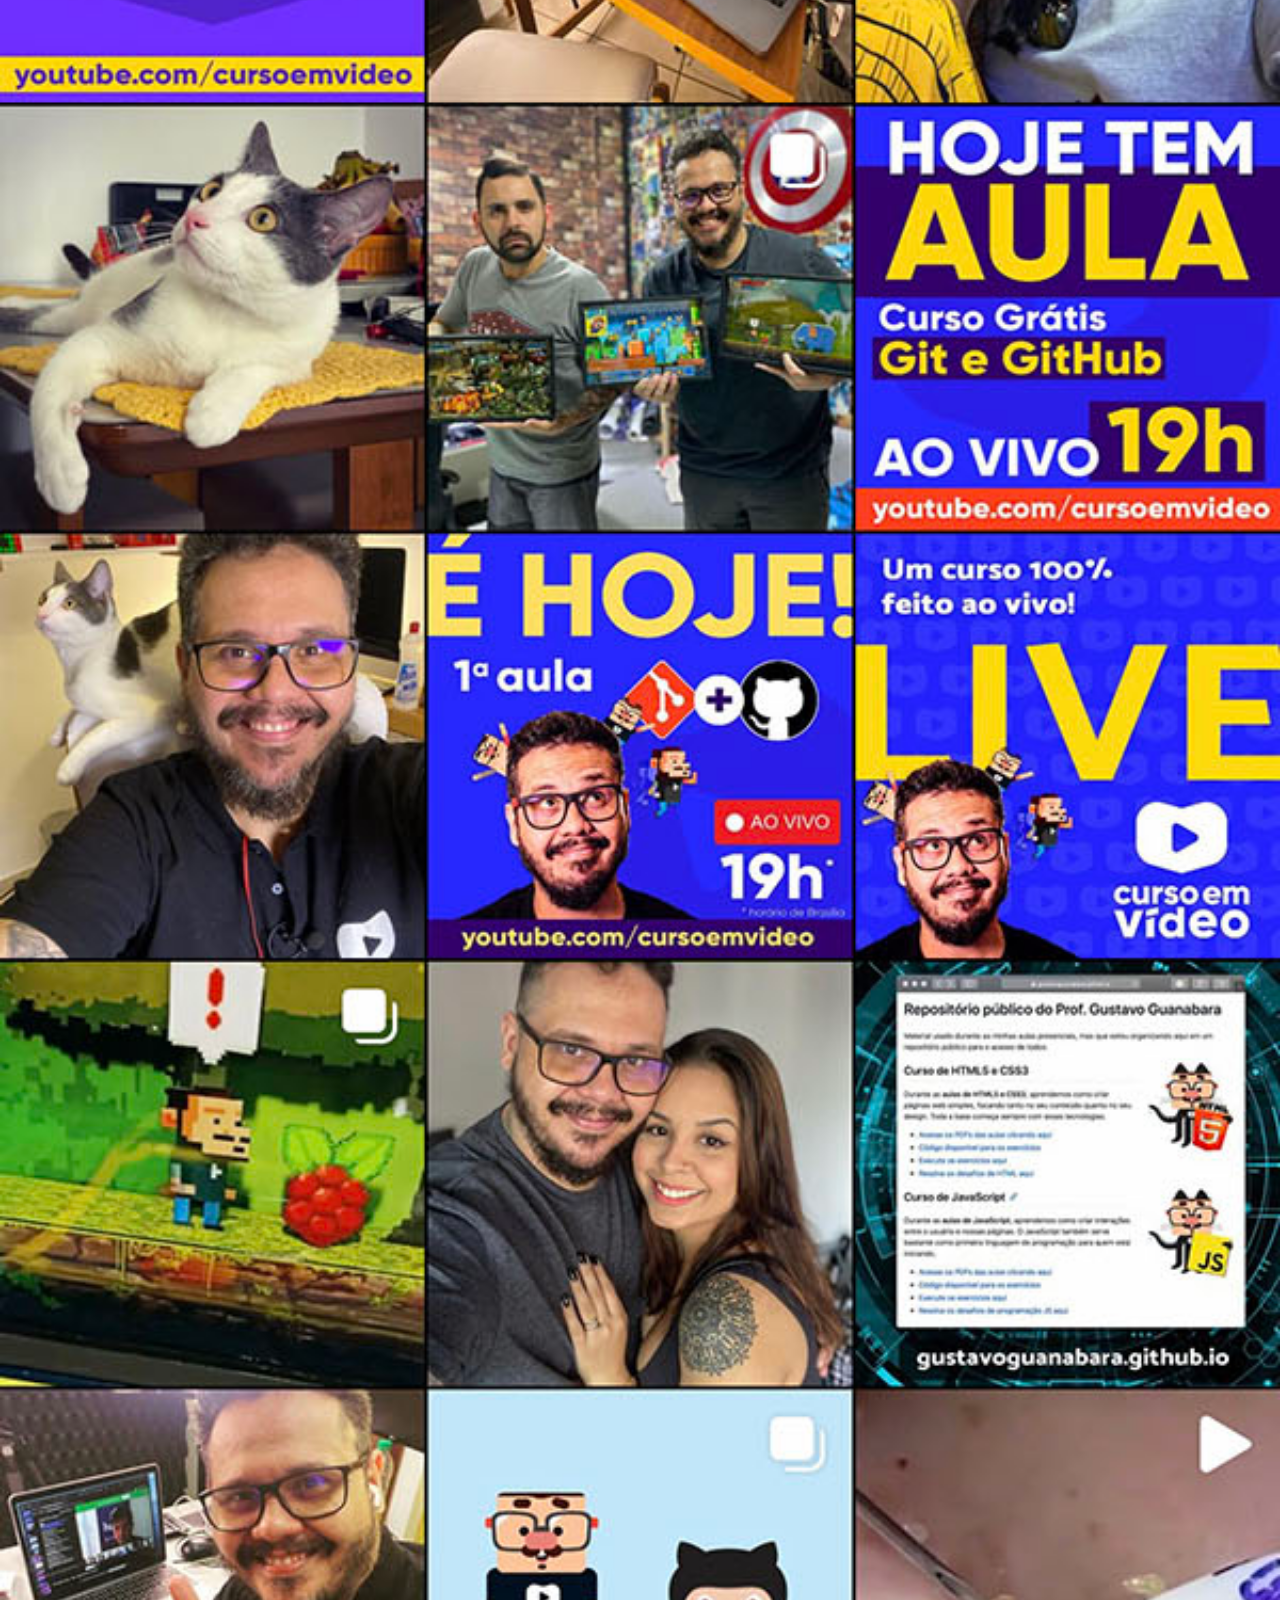
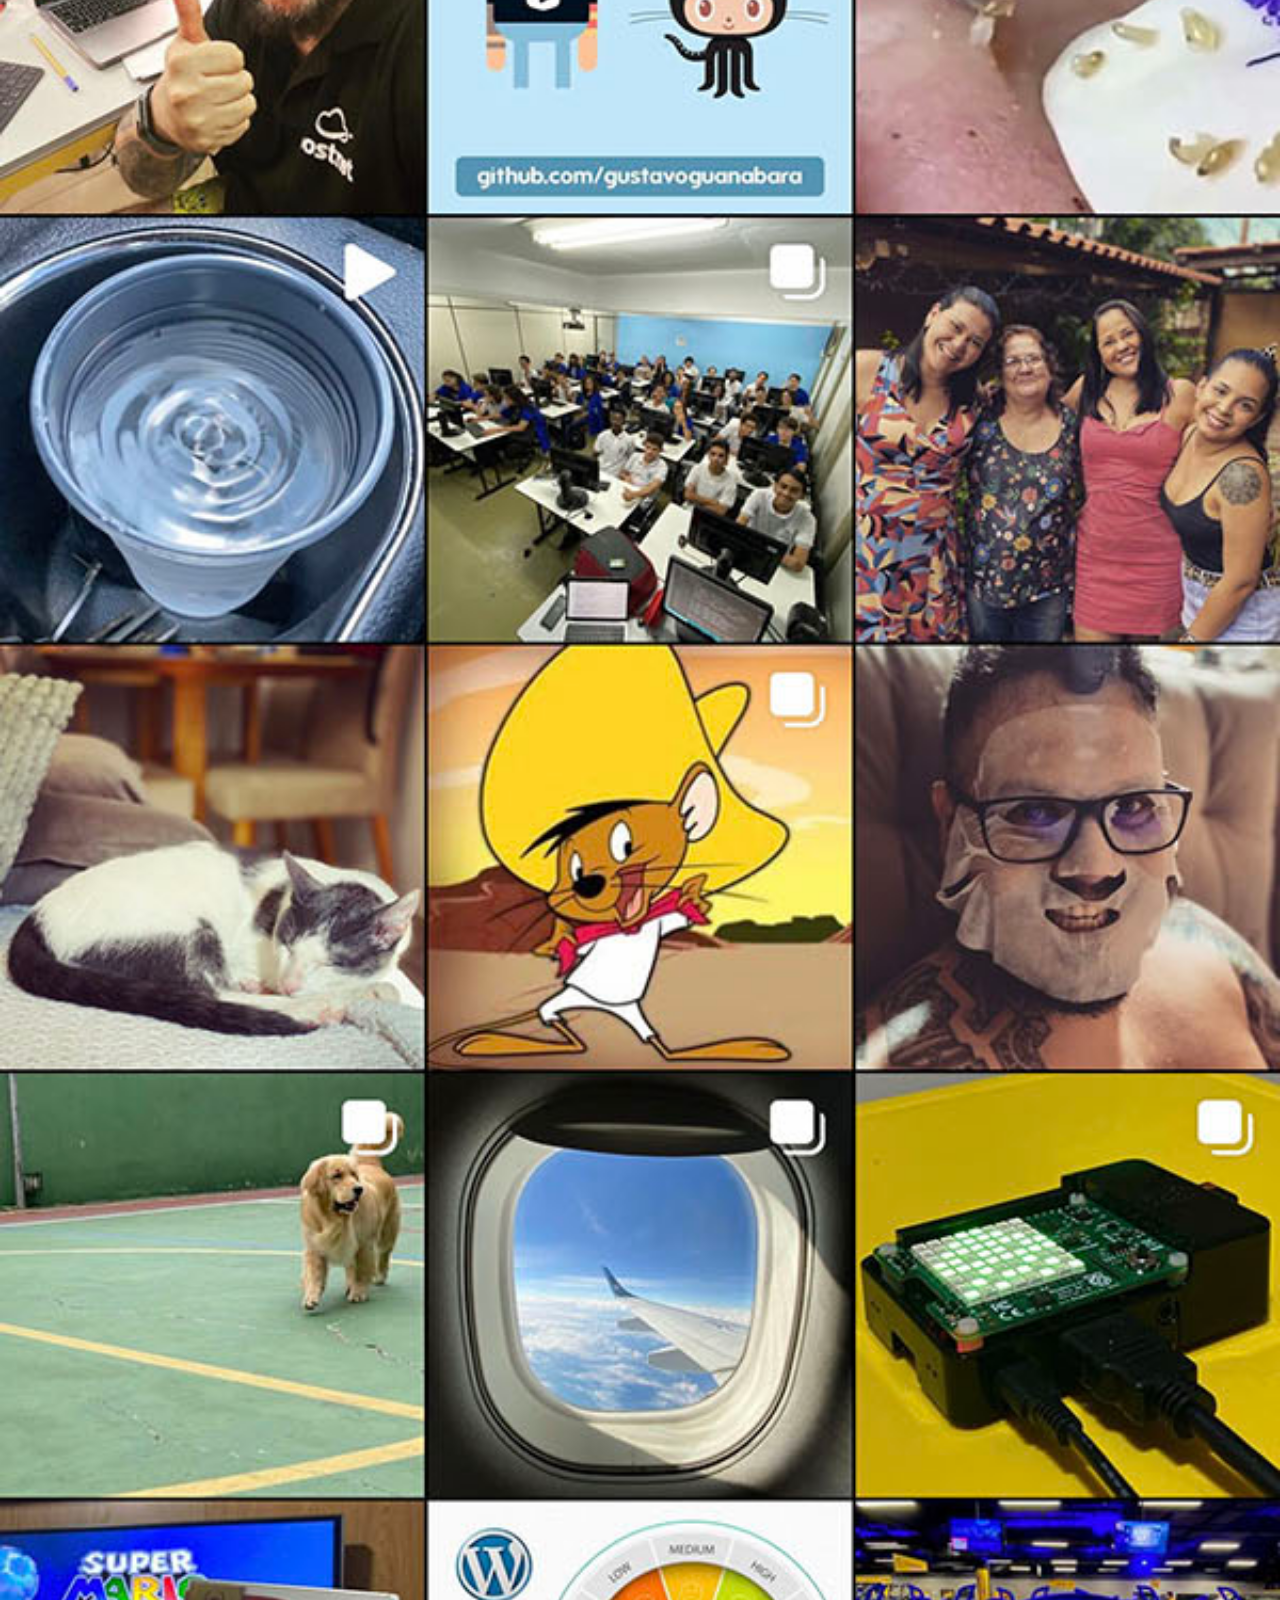
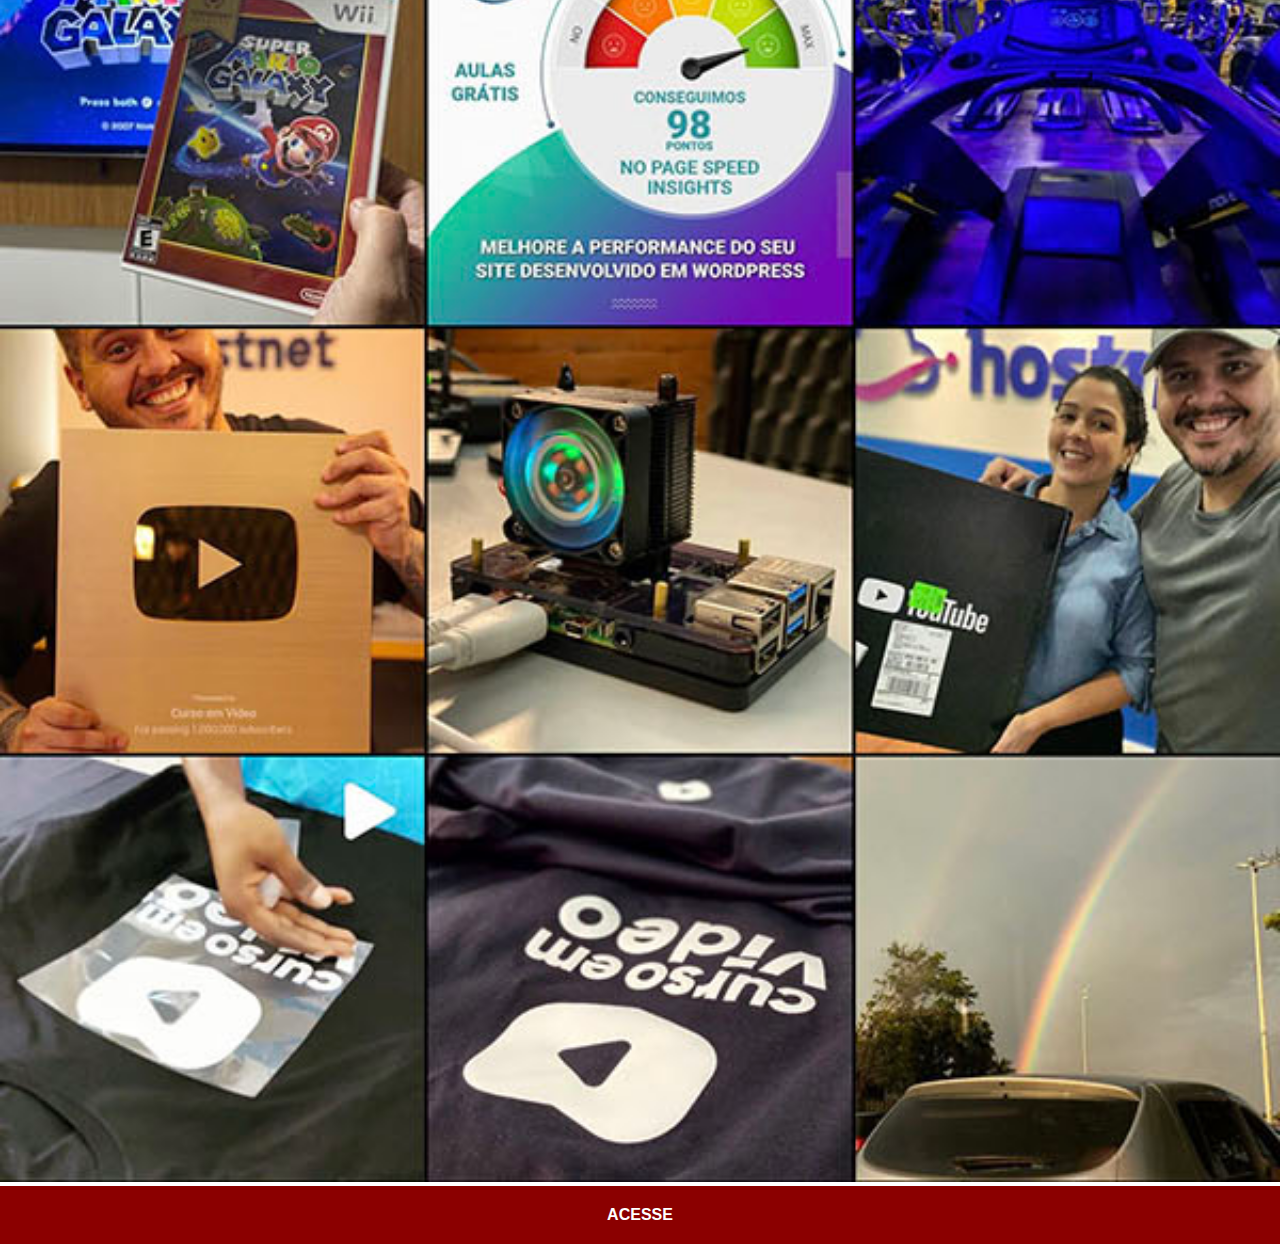
<file: instagram.html>
<!DOCTYPE html>
<html lang="pt-br">
<head>
    <meta charset="UTF-8">
    <meta name="viewport" content="width=device-width, initial-scale=1.0">
    <title>Instagram</title>
    <link rel="stylesheet" href="styles/social.css">
</head>
<body>
    <img src="imagens/tela-instagram.jpg" alt="instagram">
    <a href="https://instagram.com/gustavoguanabara" target="_blank">ACESSE</a>
</body>
</html>
</file>
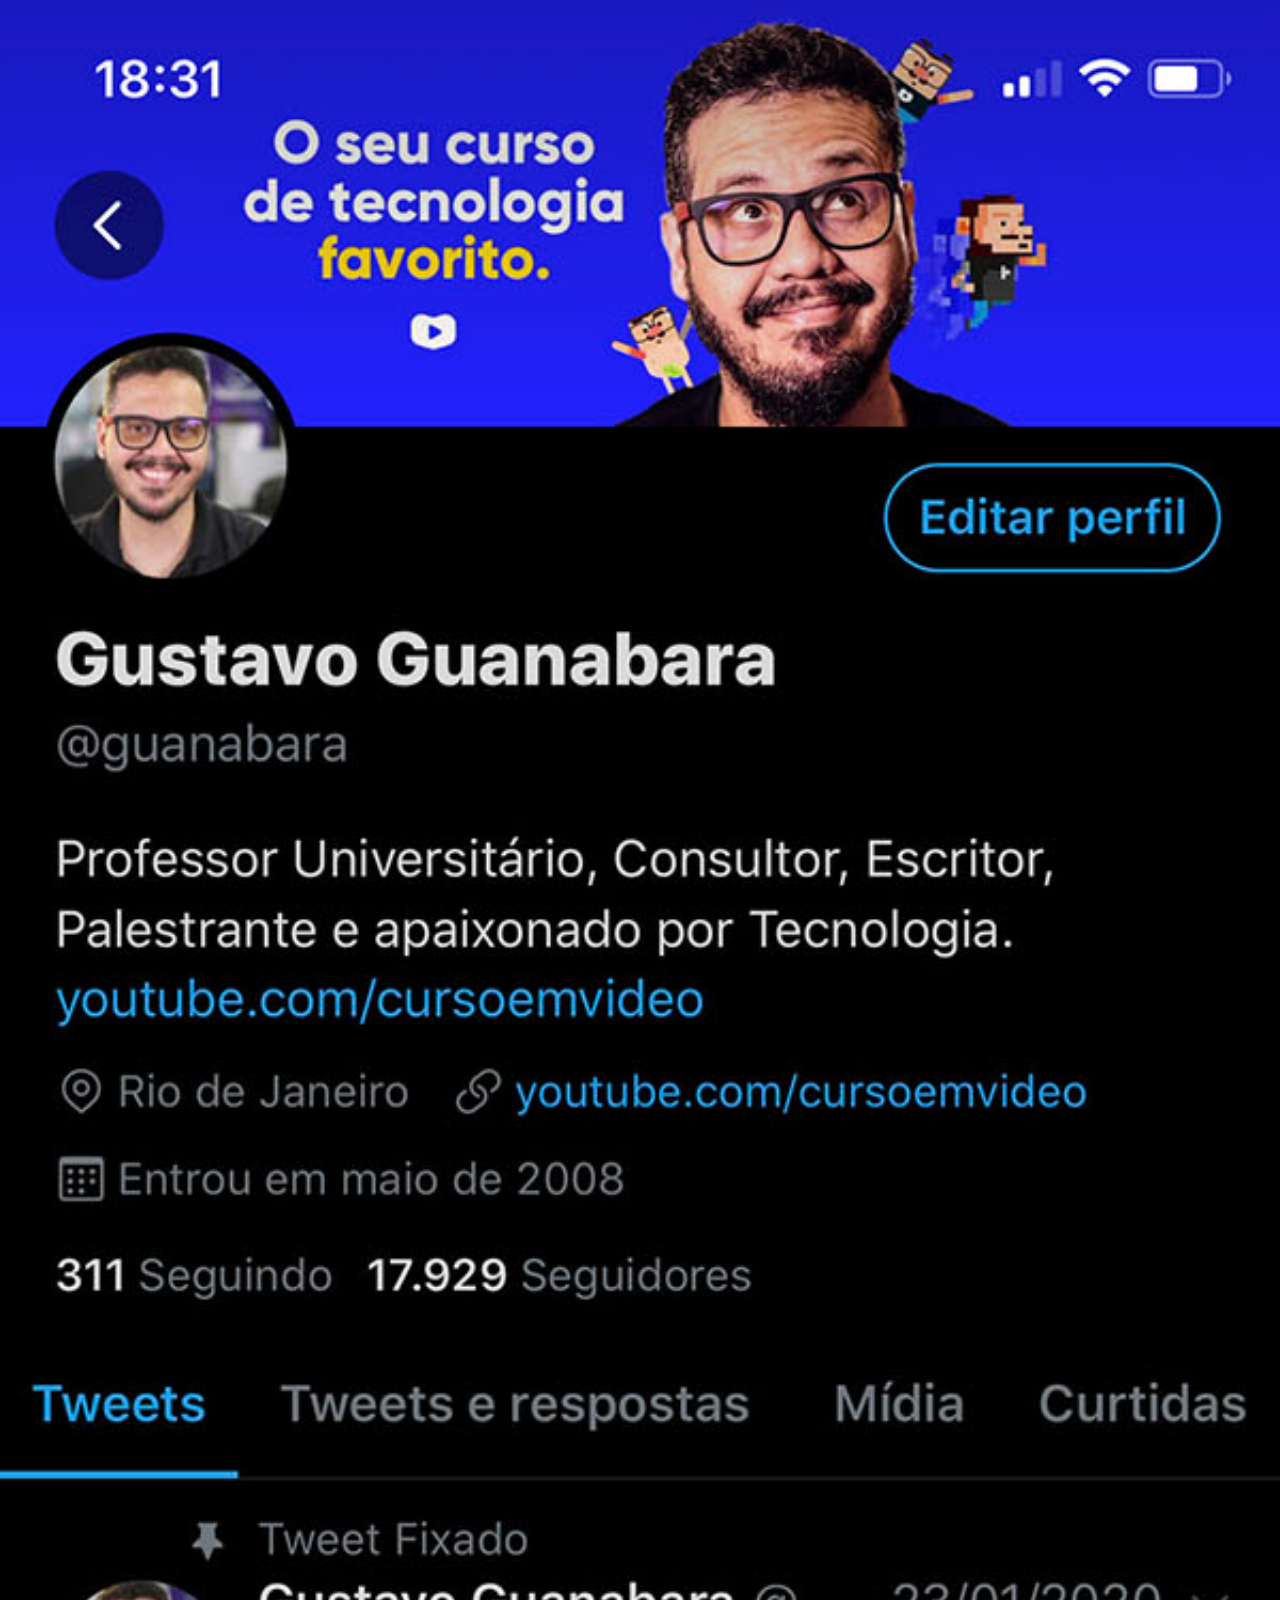
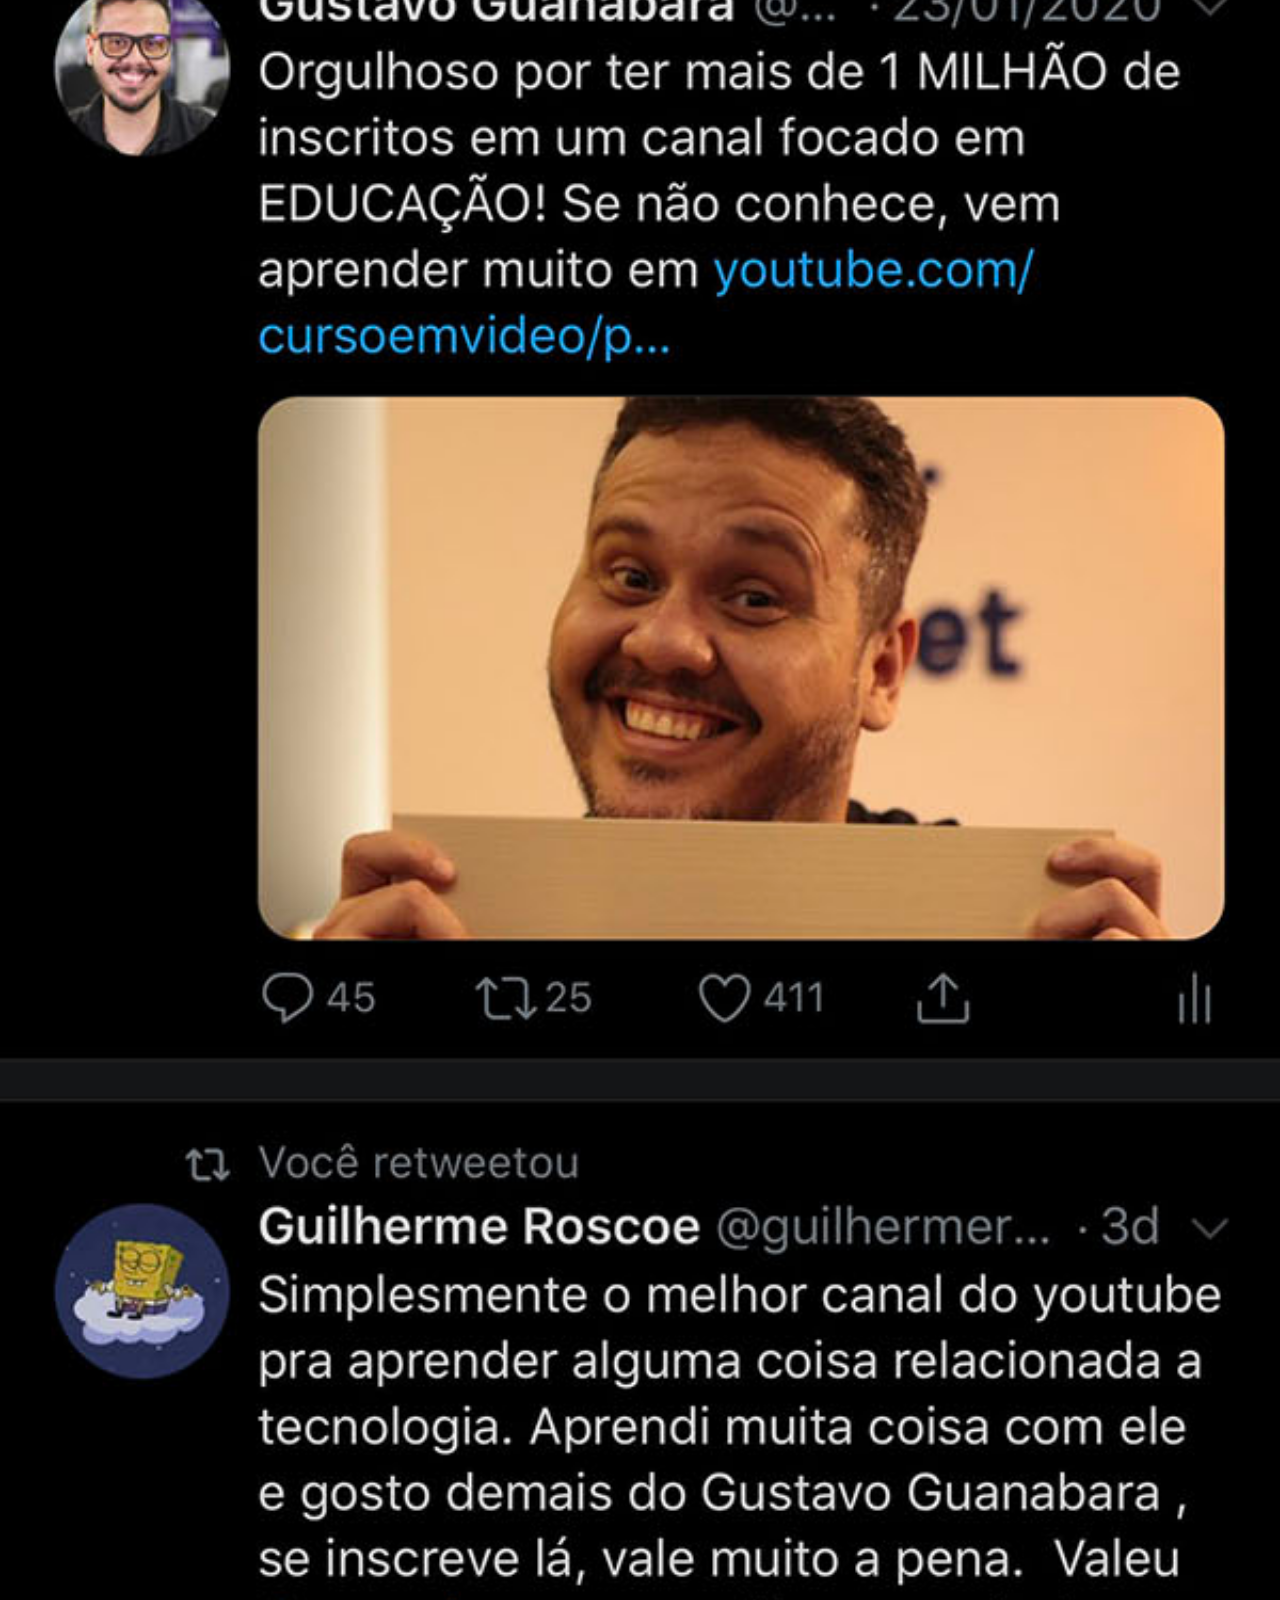
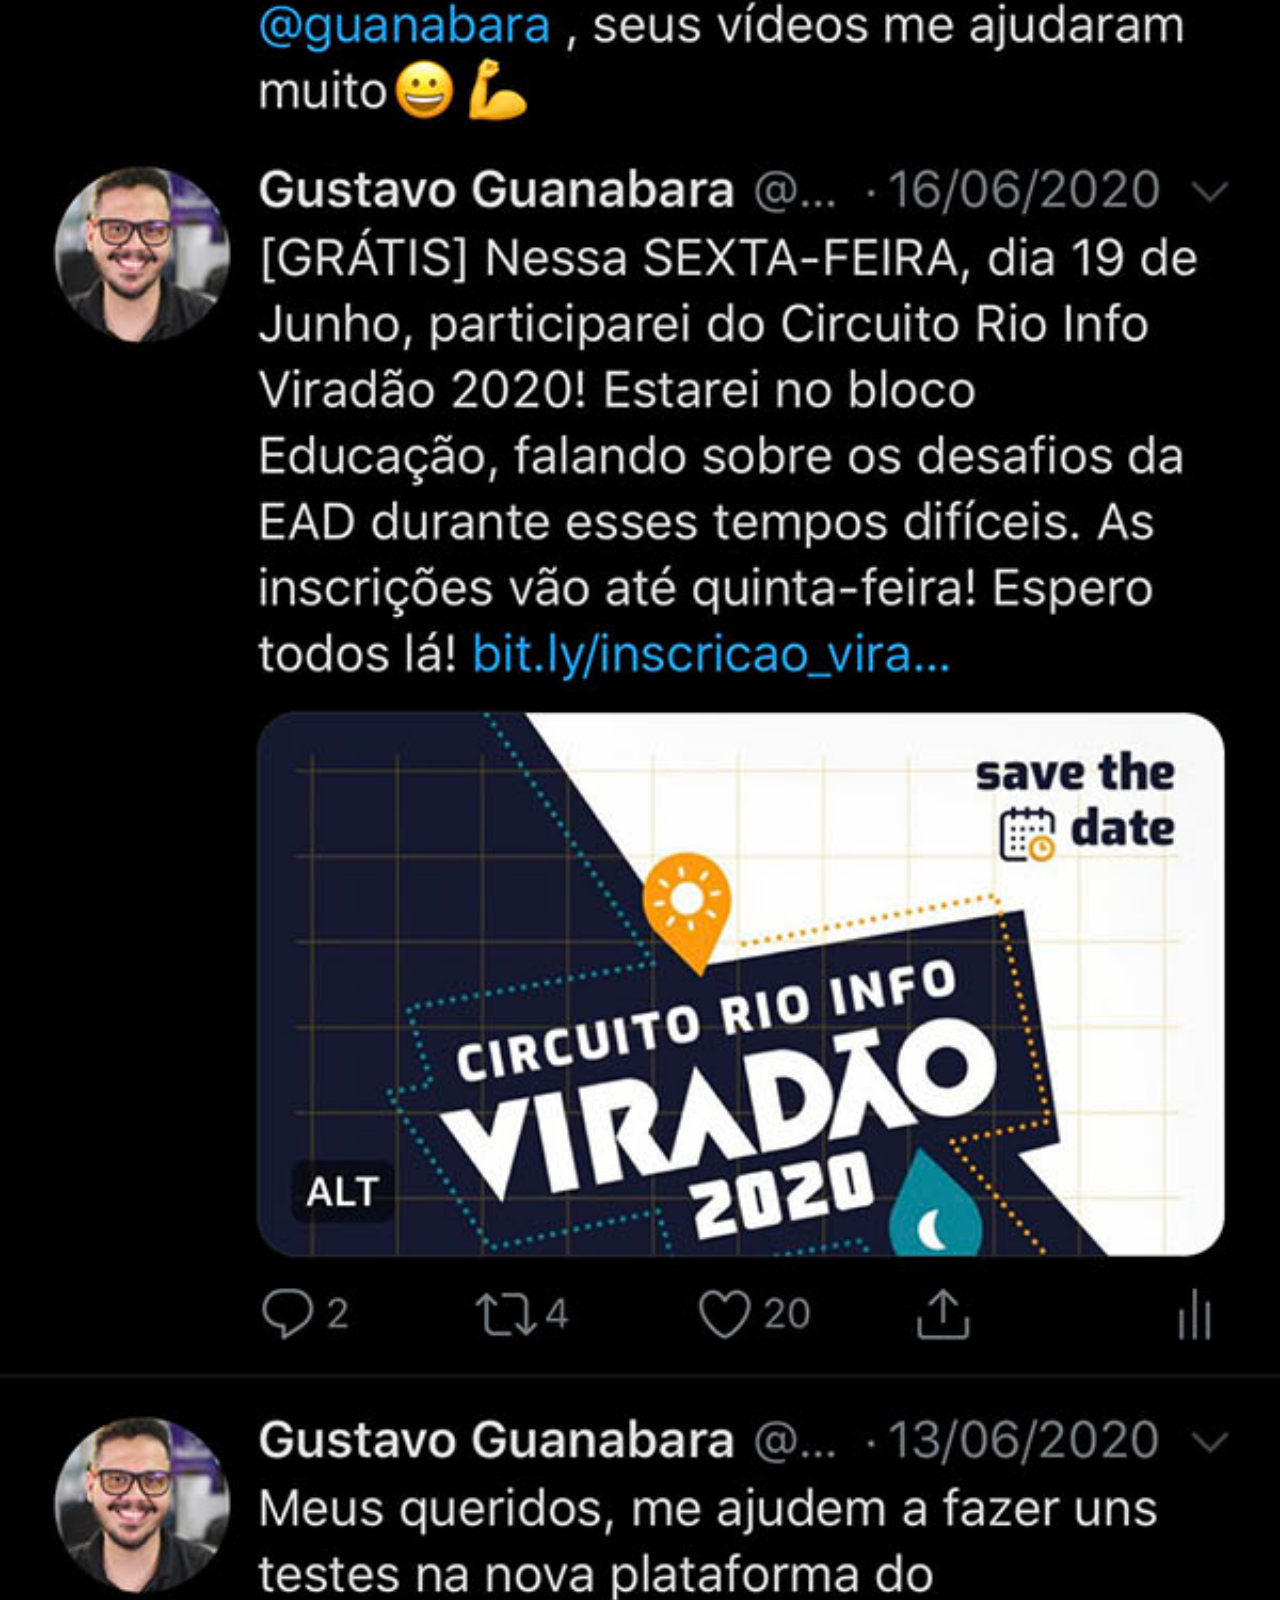
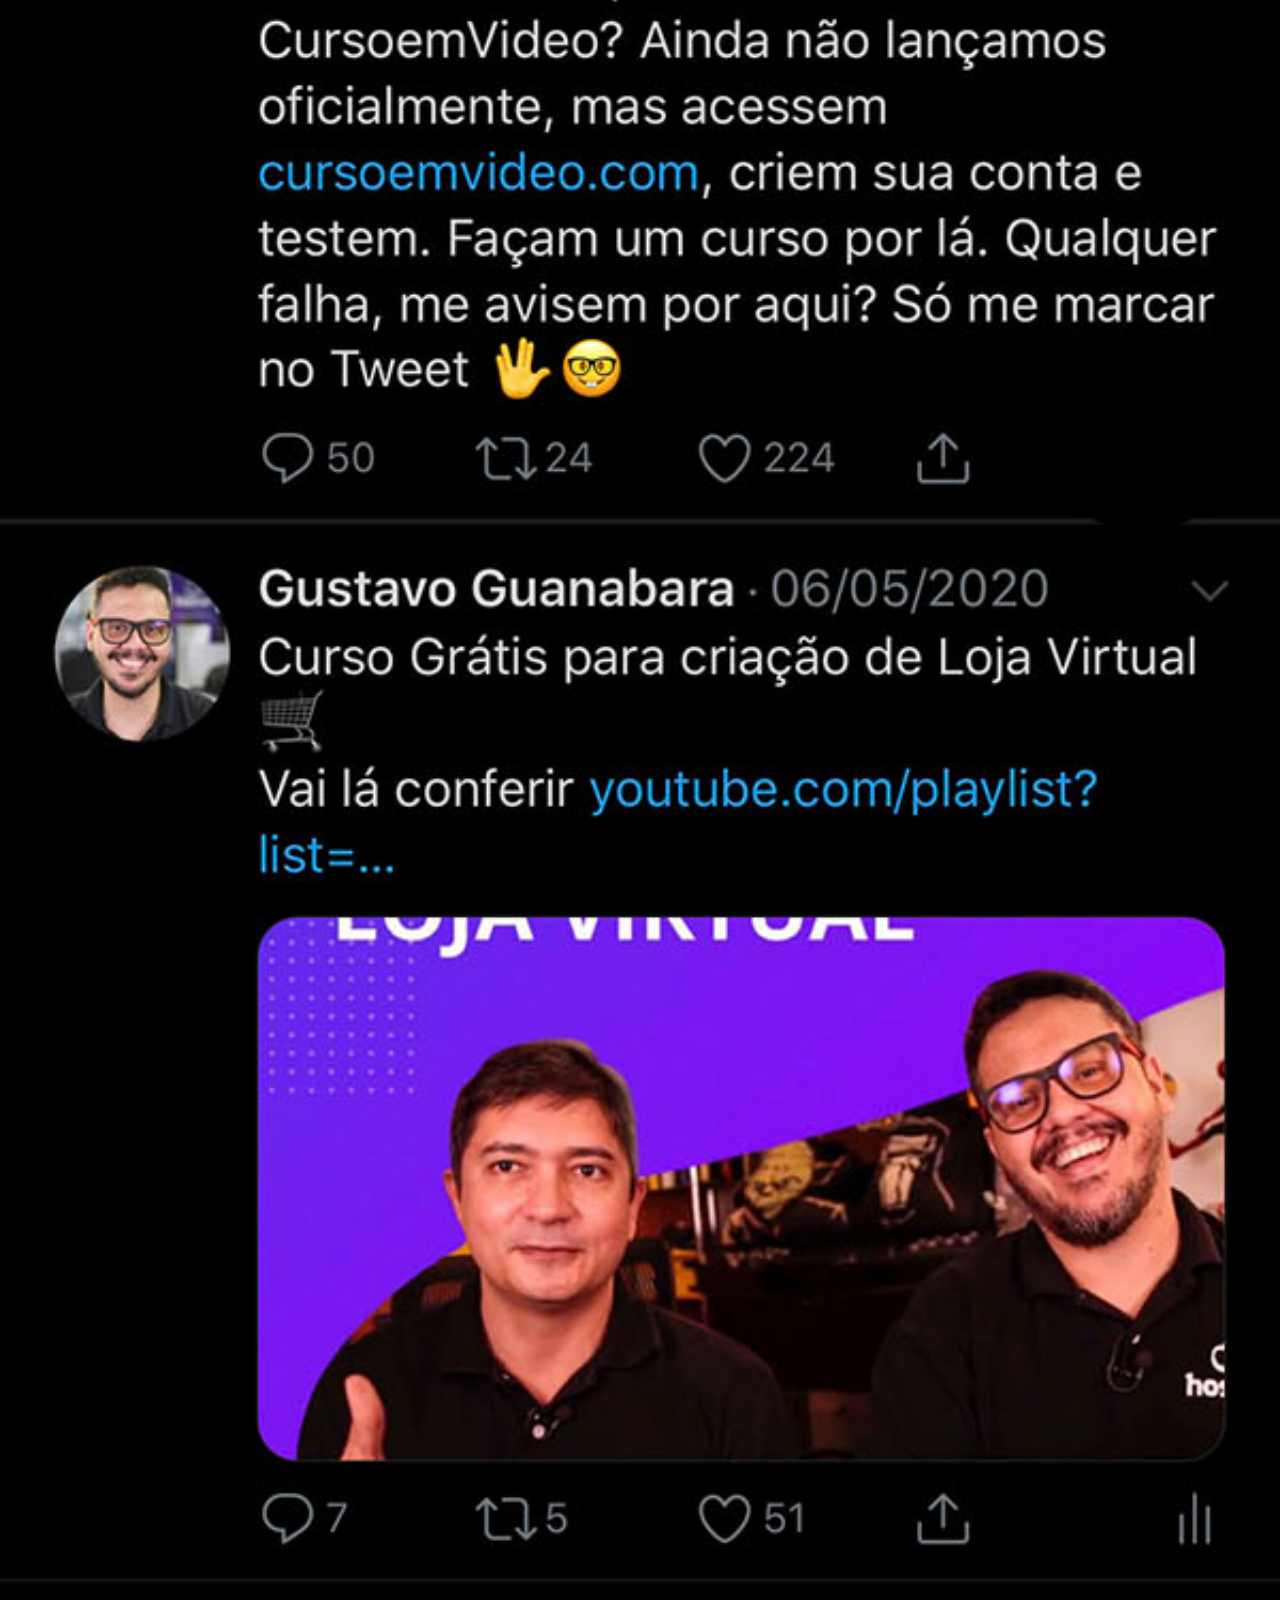
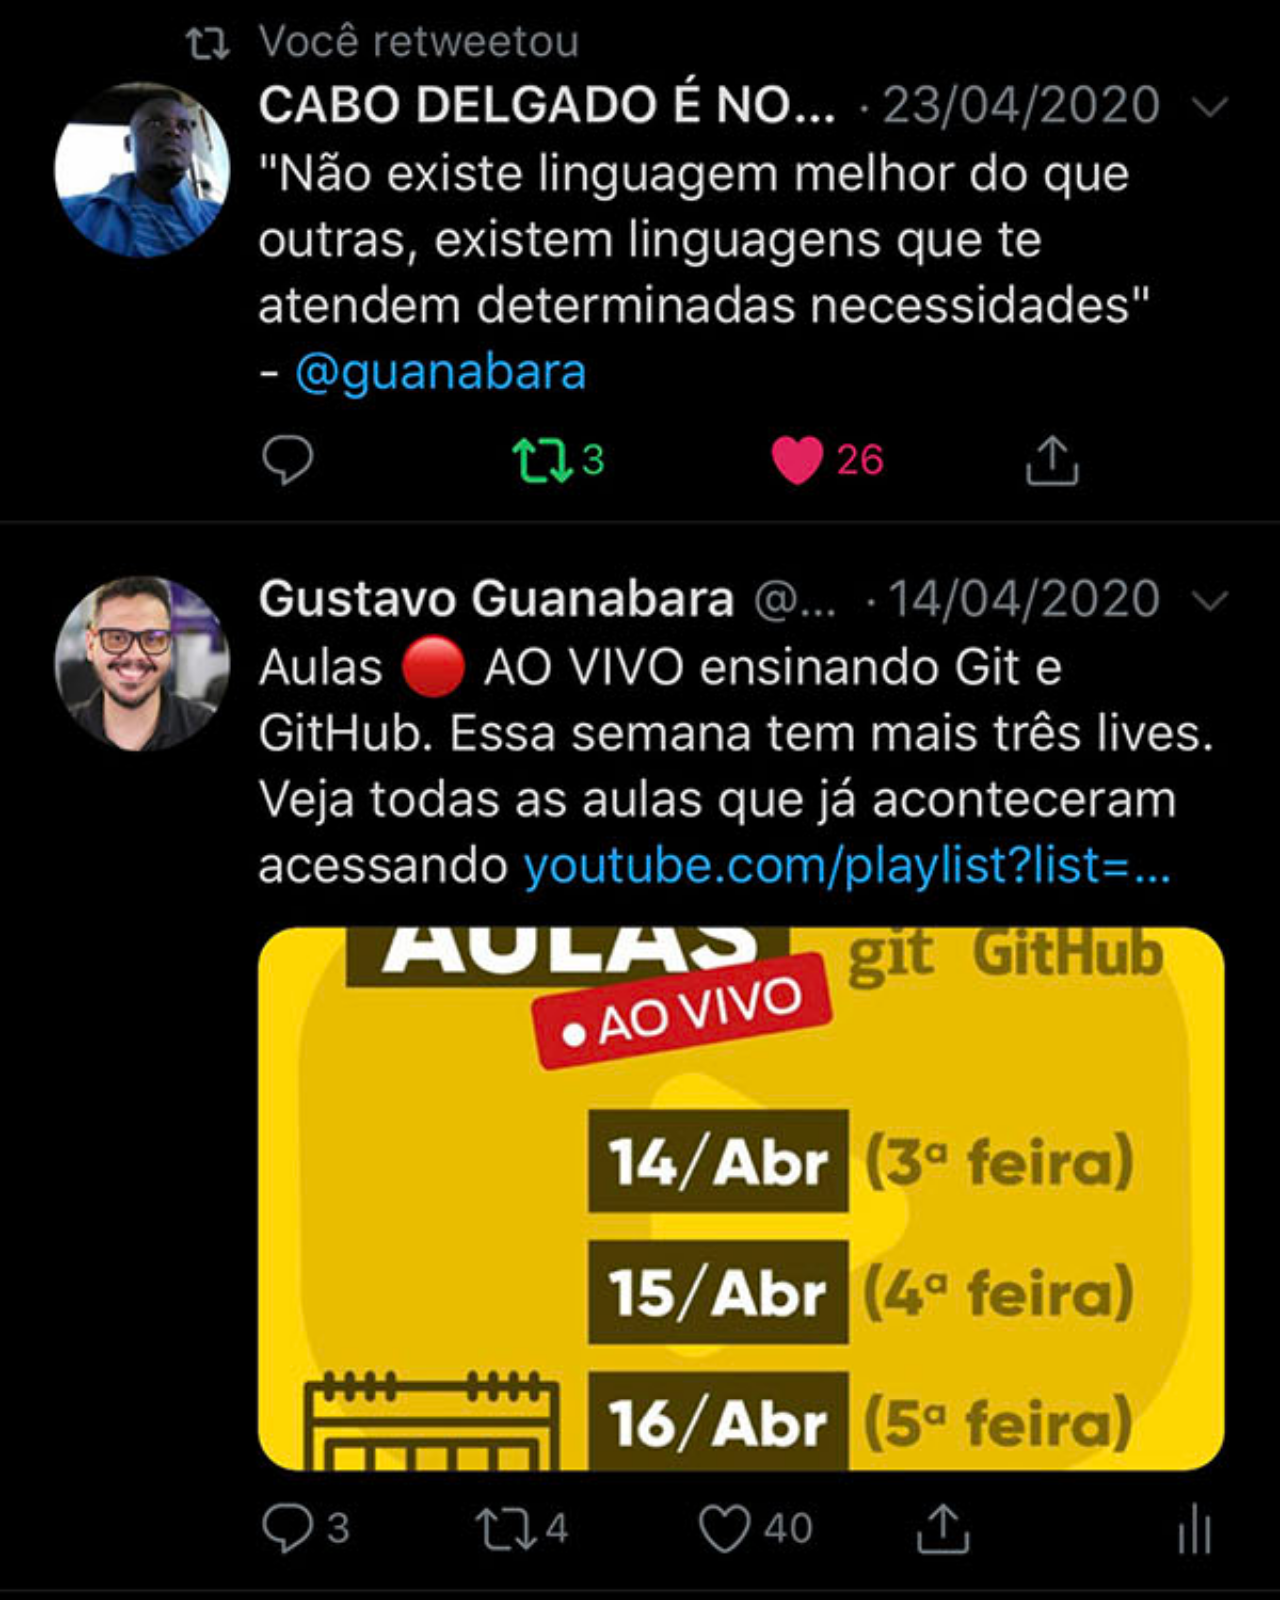
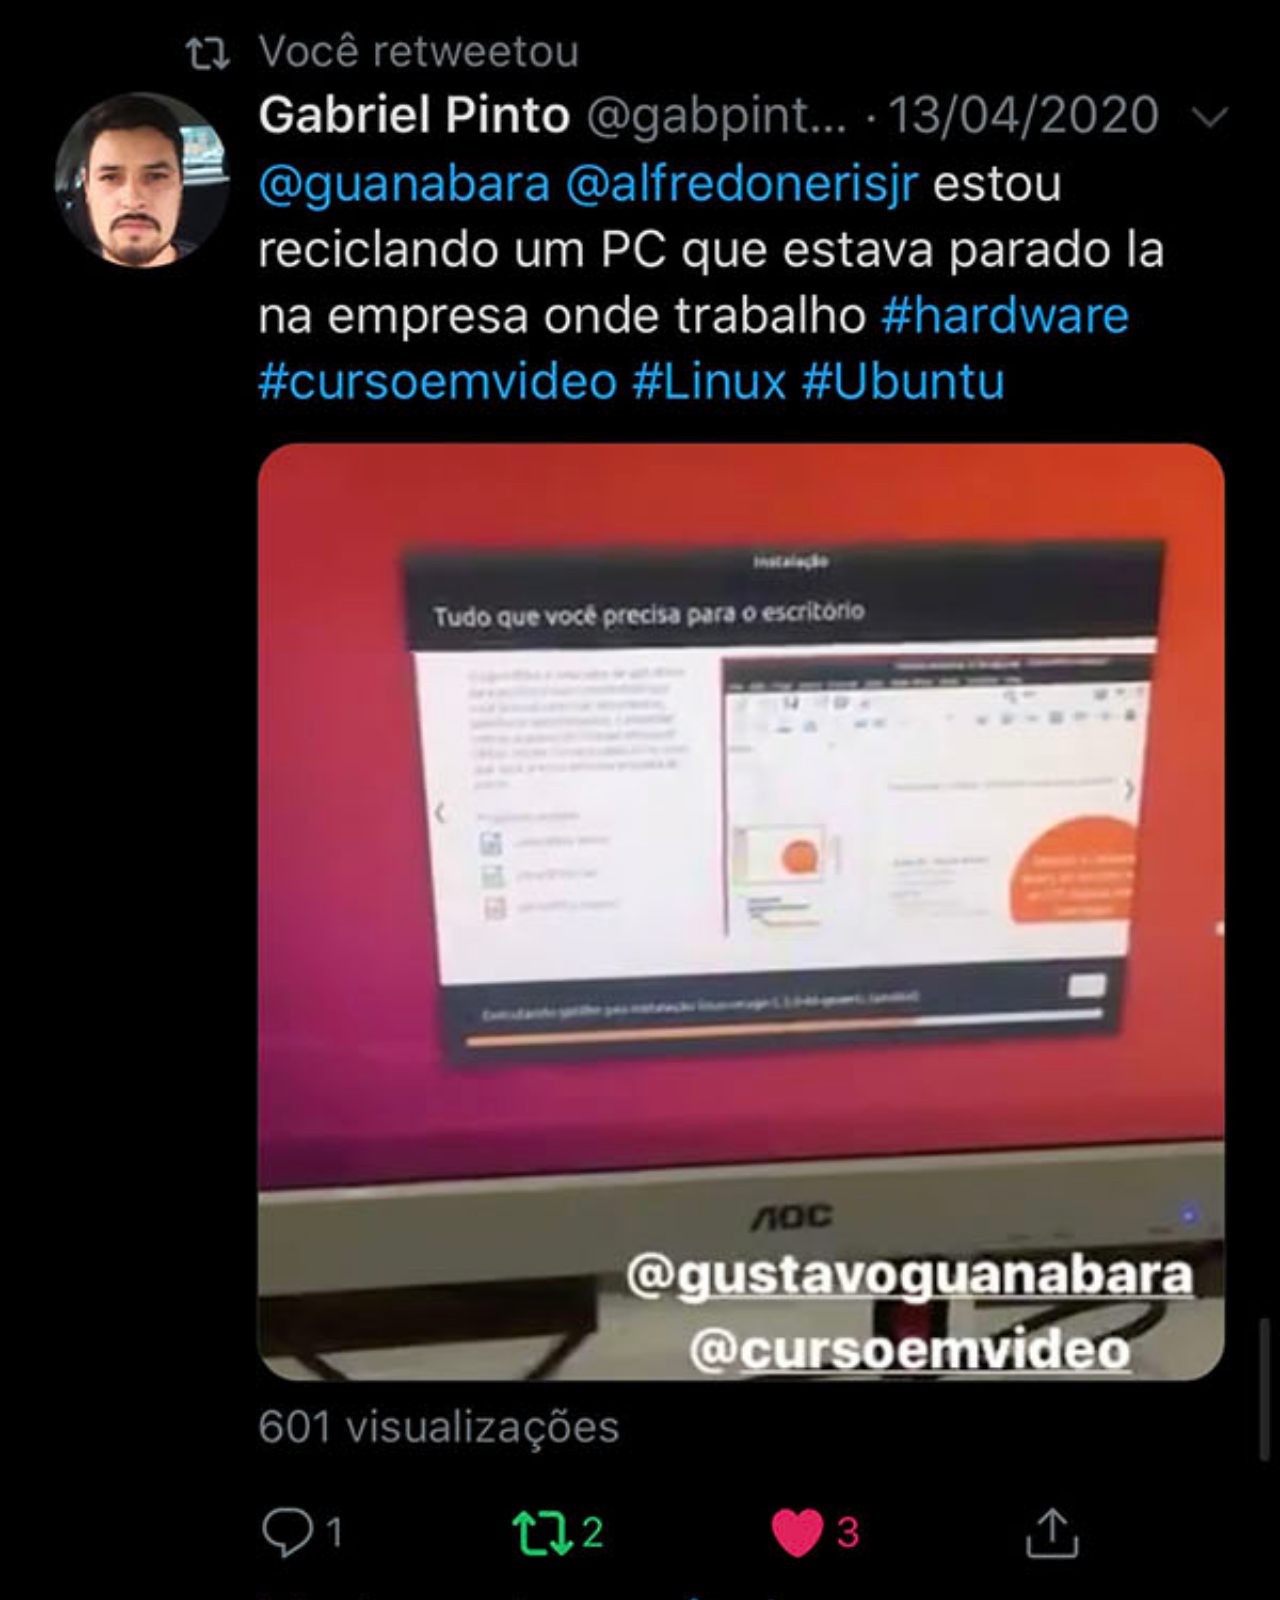
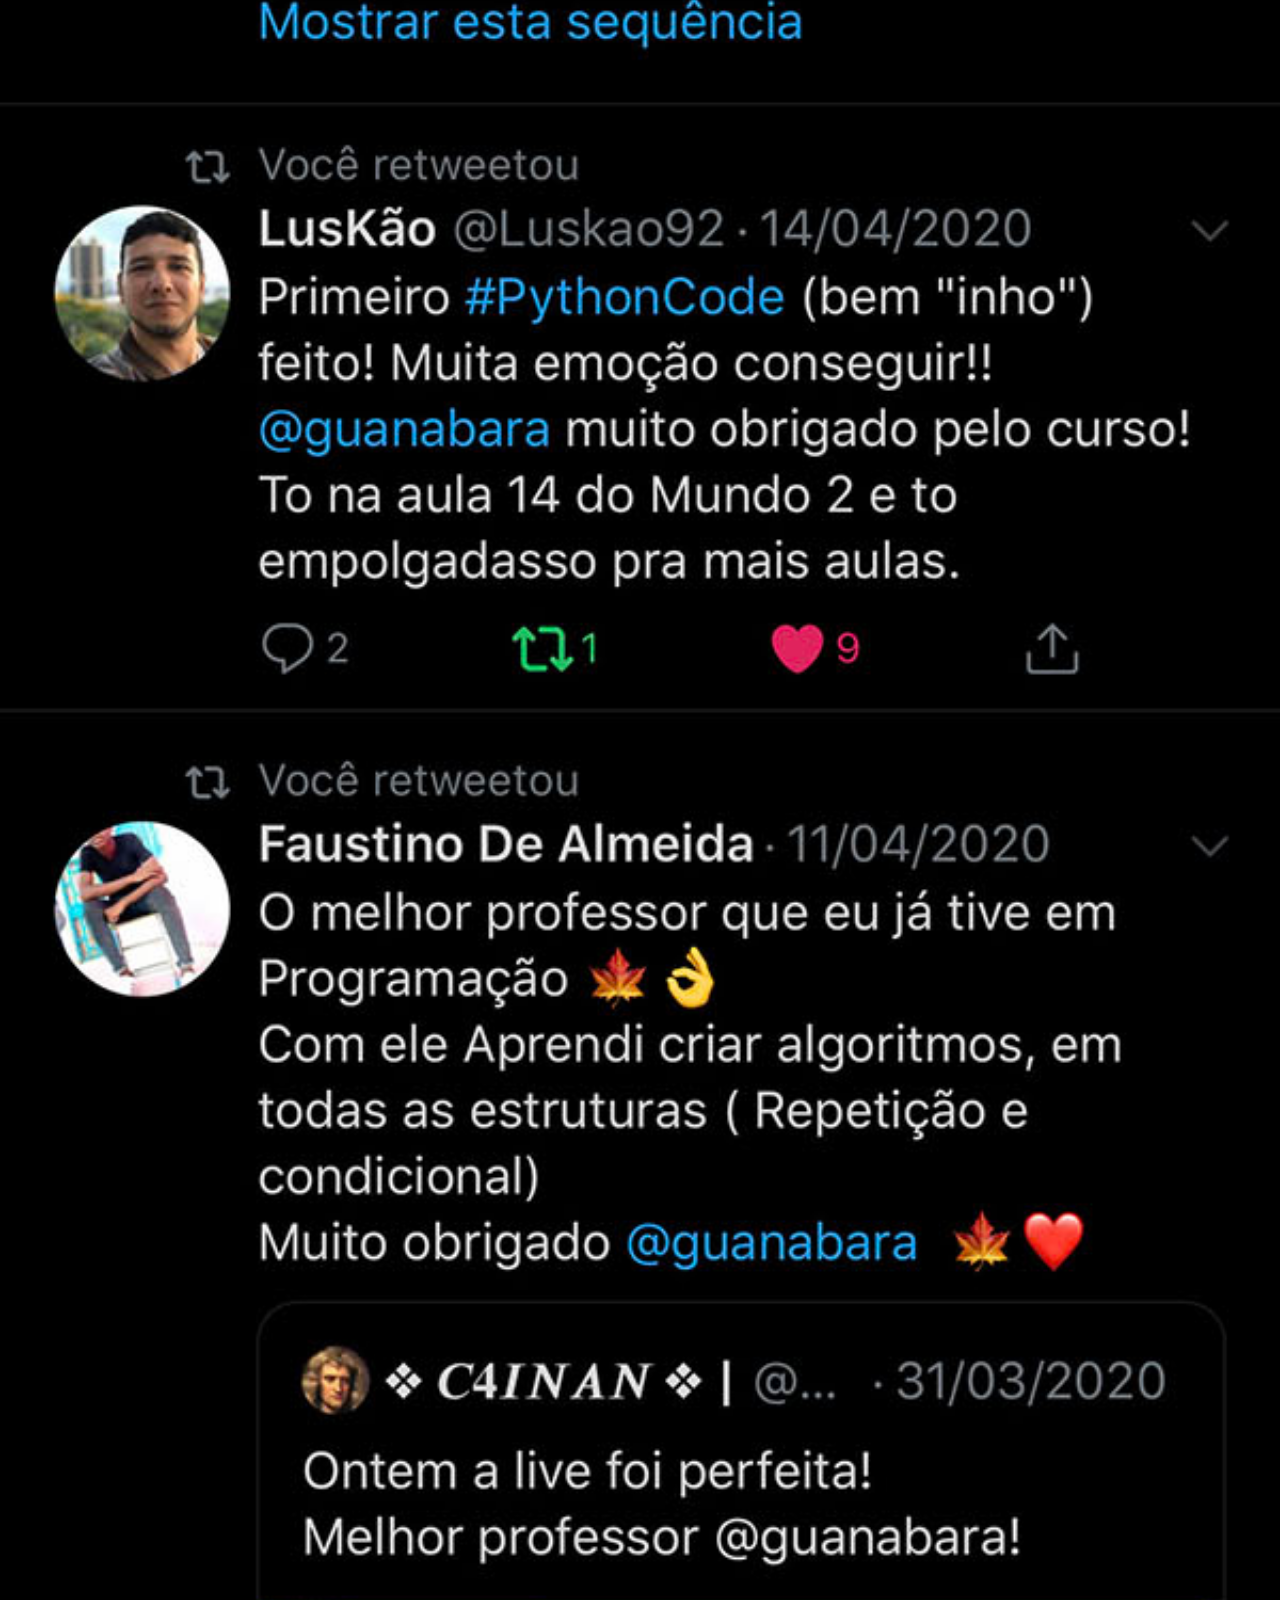
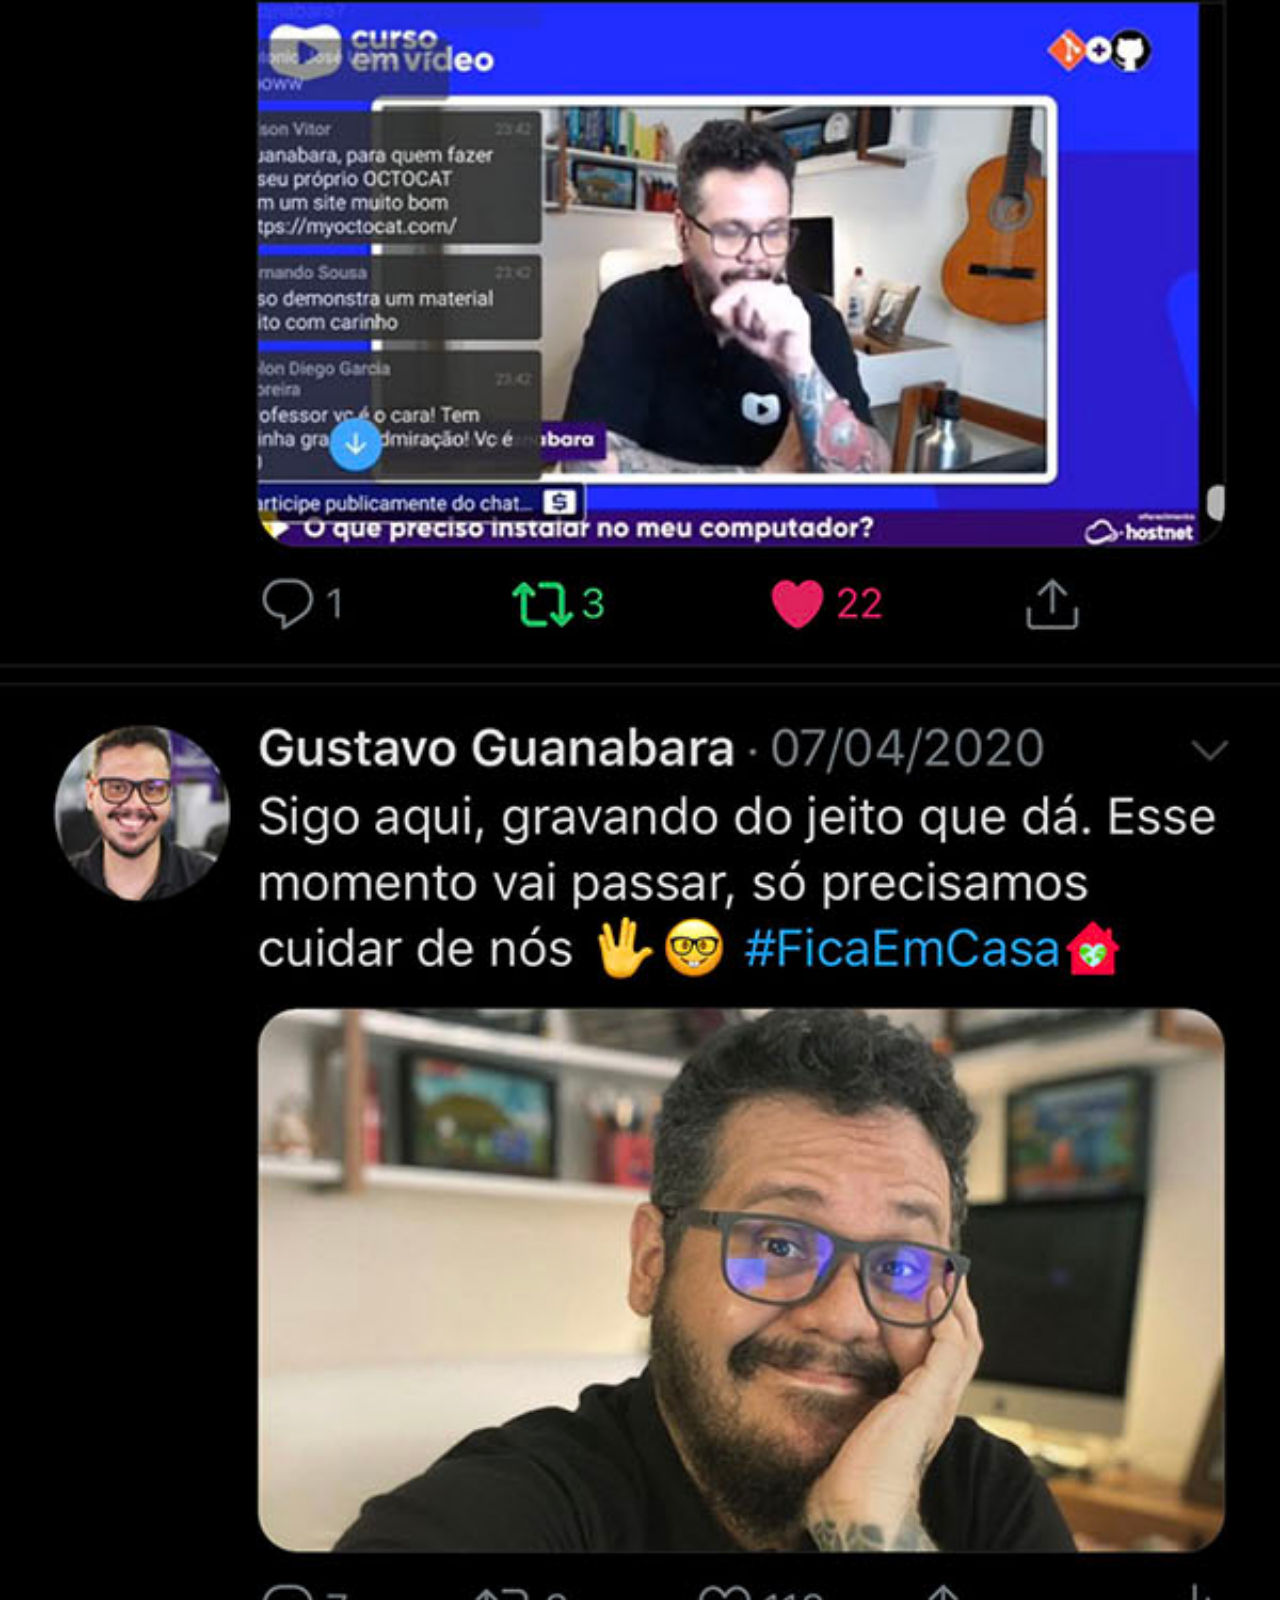
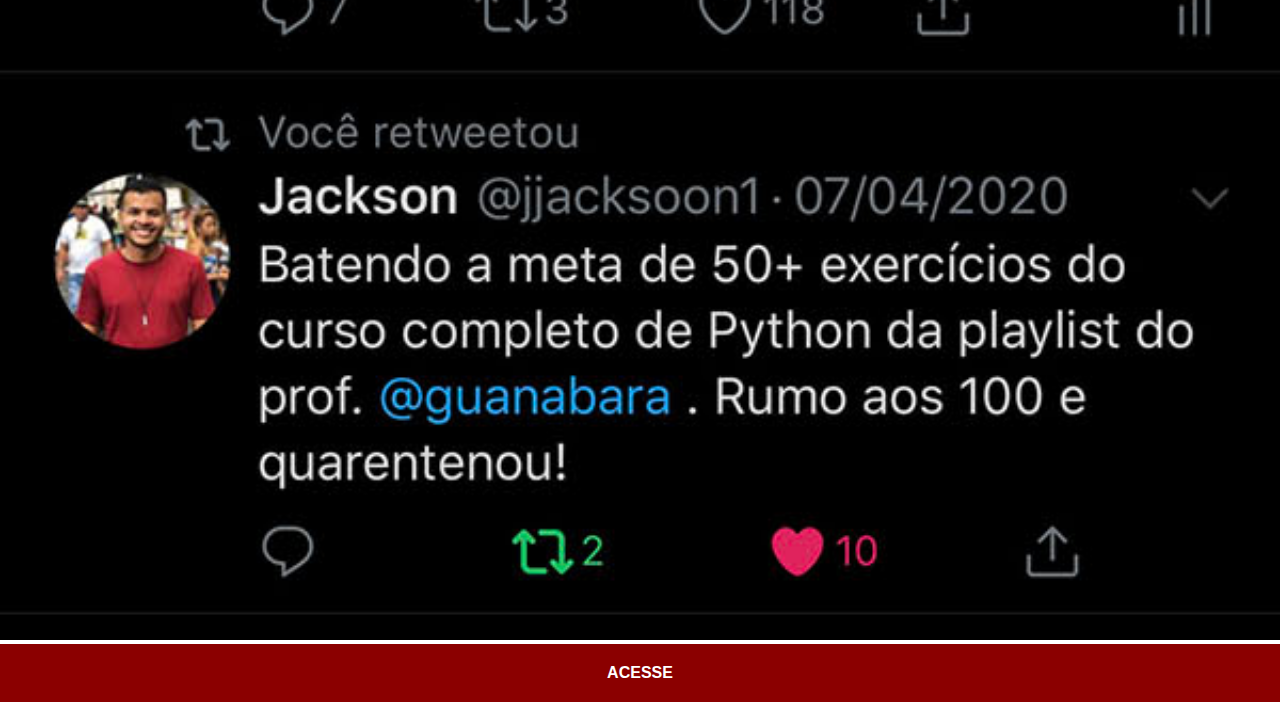
<file: twitter.html>
<!DOCTYPE html>
<html lang="pt-br">
<head>
    <meta charset="UTF-8">
    <meta name="viewport" content="width=device-width, initial-scale=1.0">
    <title>X</title>
    <link rel="stylesheet" href="styles/social.css">
</head>
<body>
    <img src="imagens/tela-twitter.jpg" alt="github">
    <a href="https://x.com/guanabara" target="_blank">ACESSE</a>
</body>
</html>
</file>
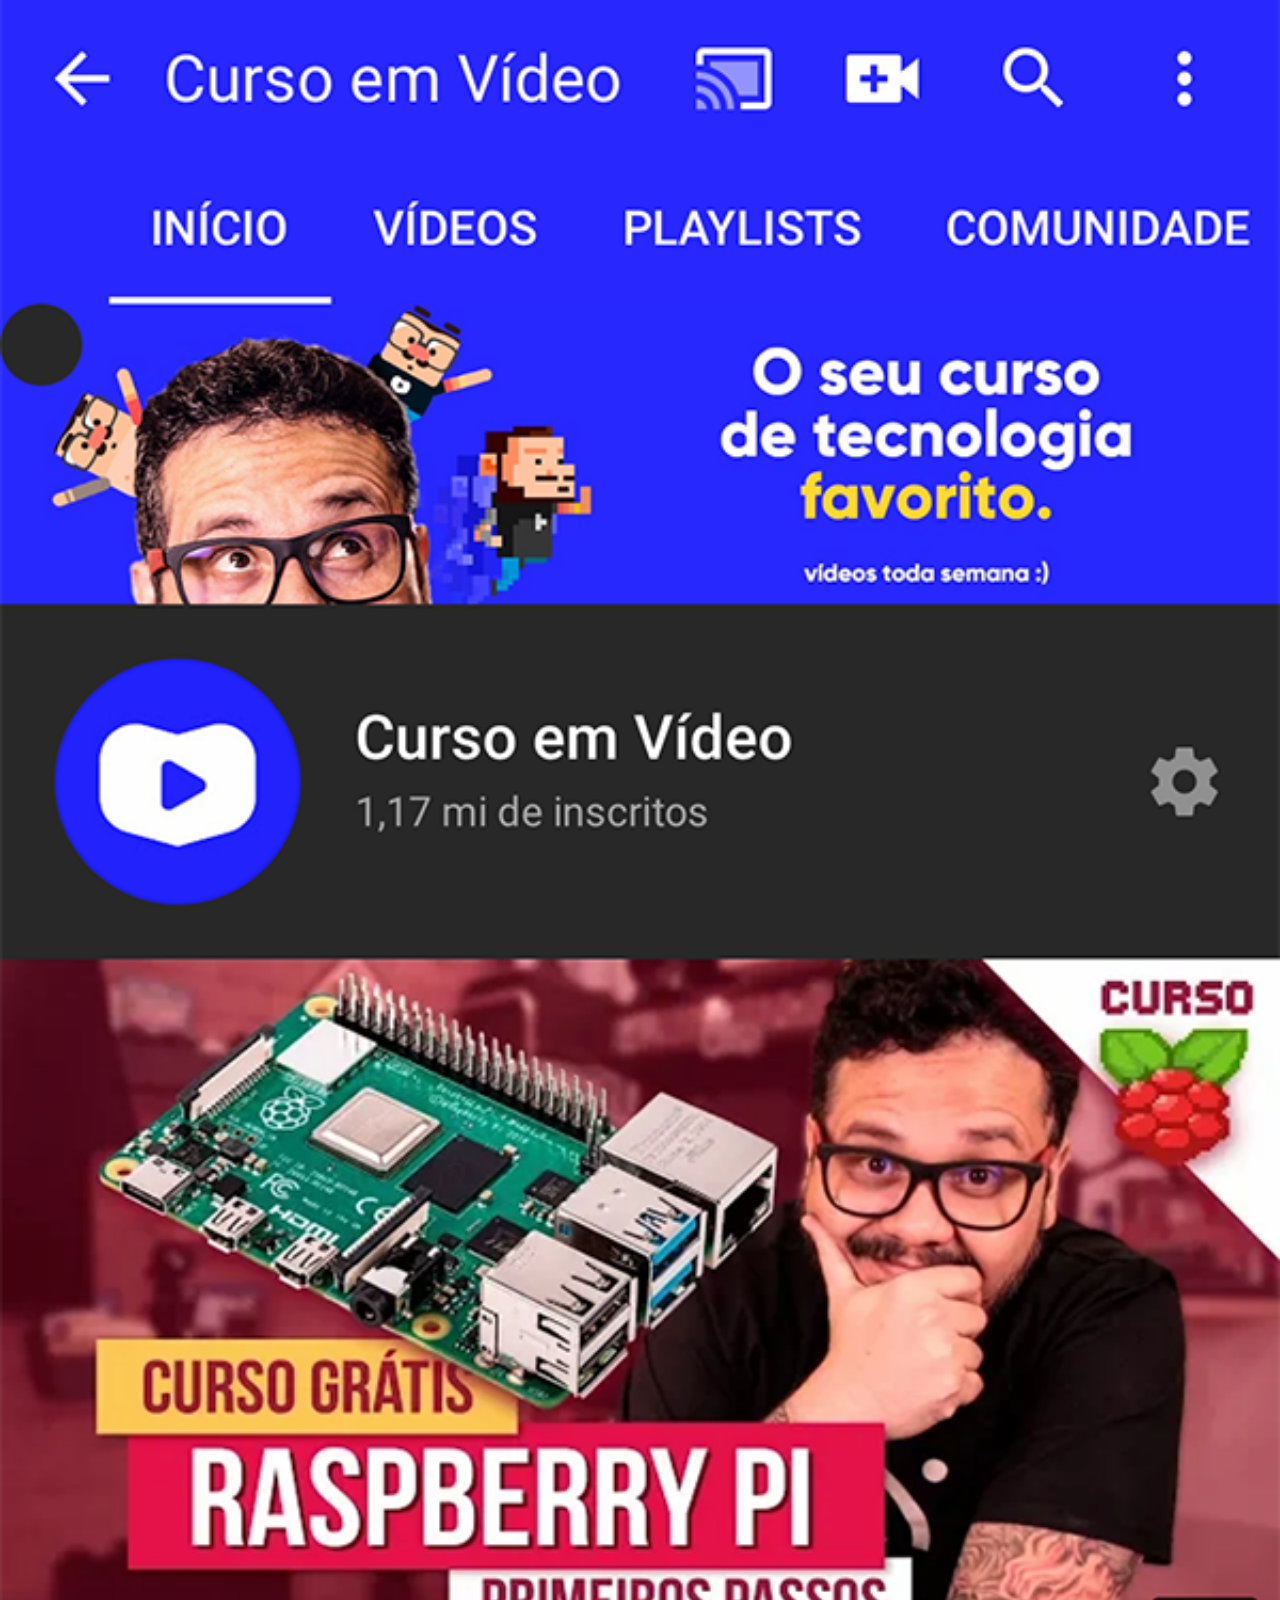
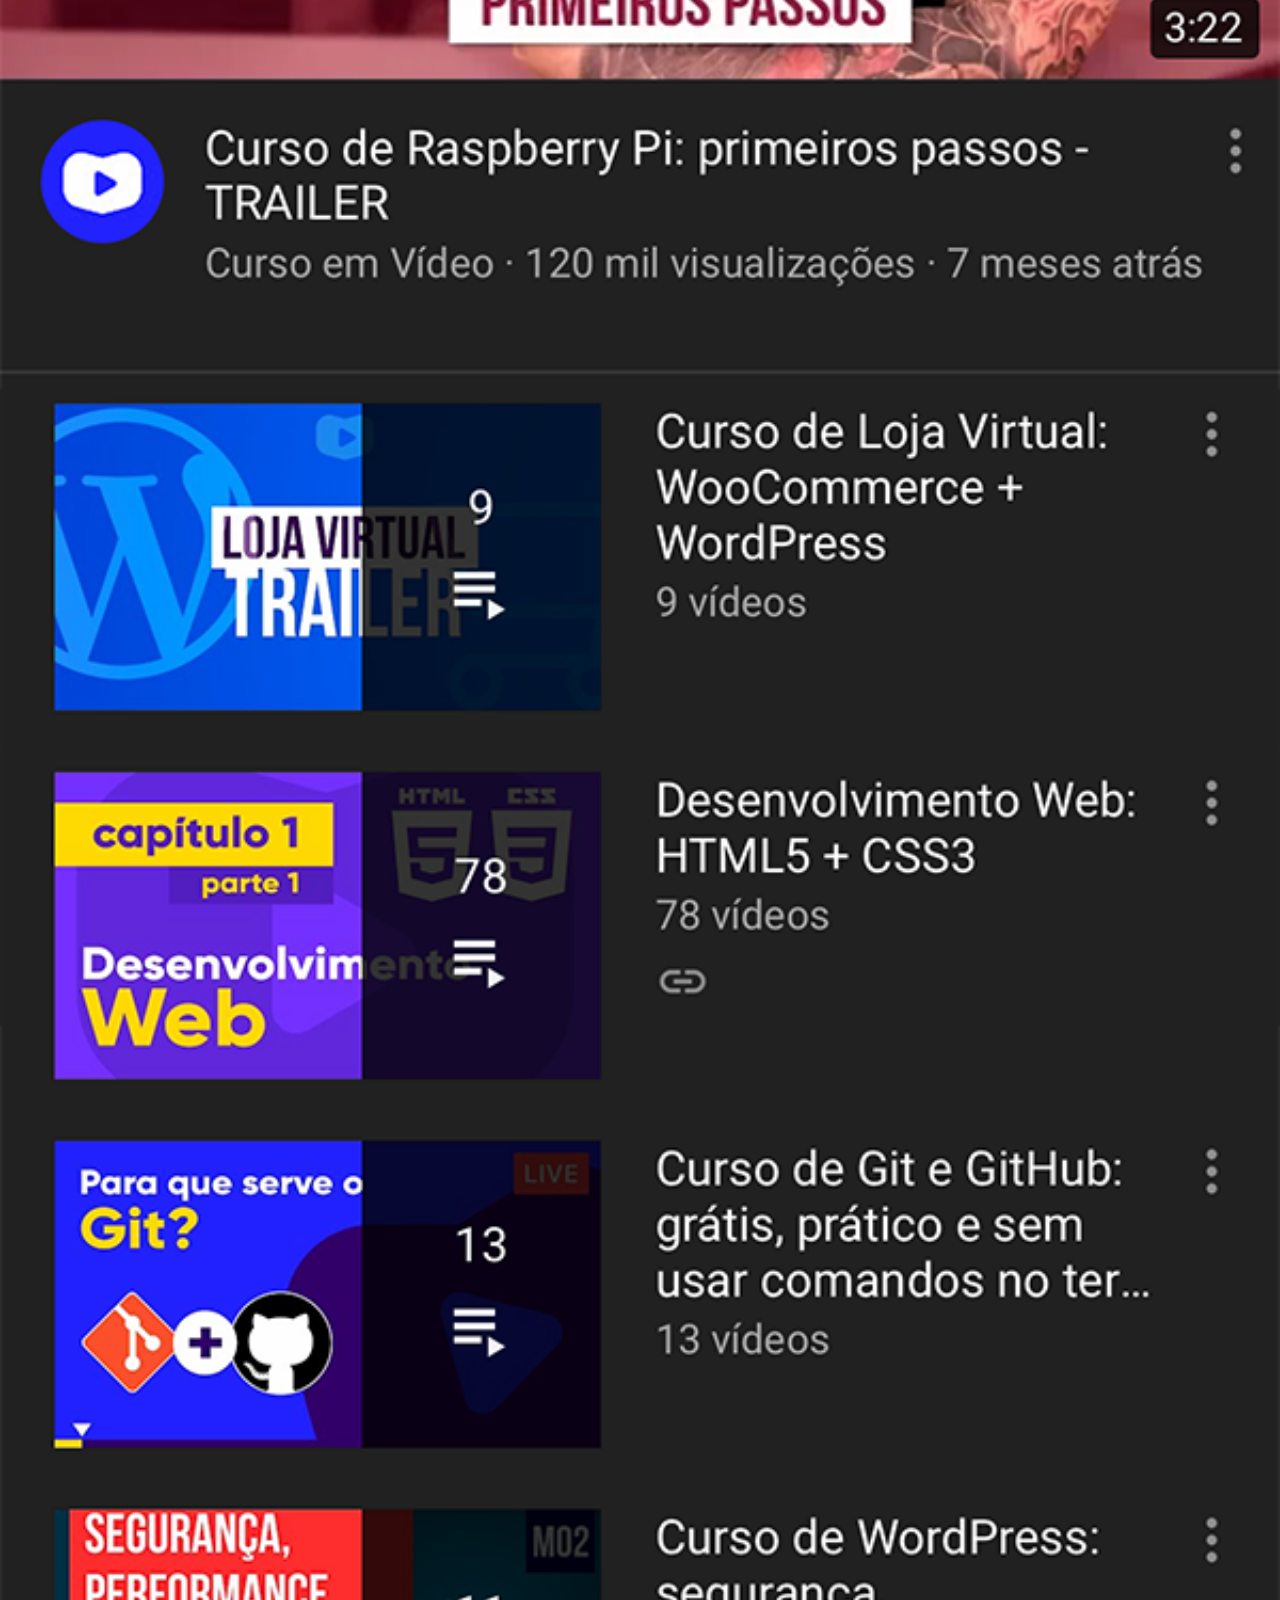
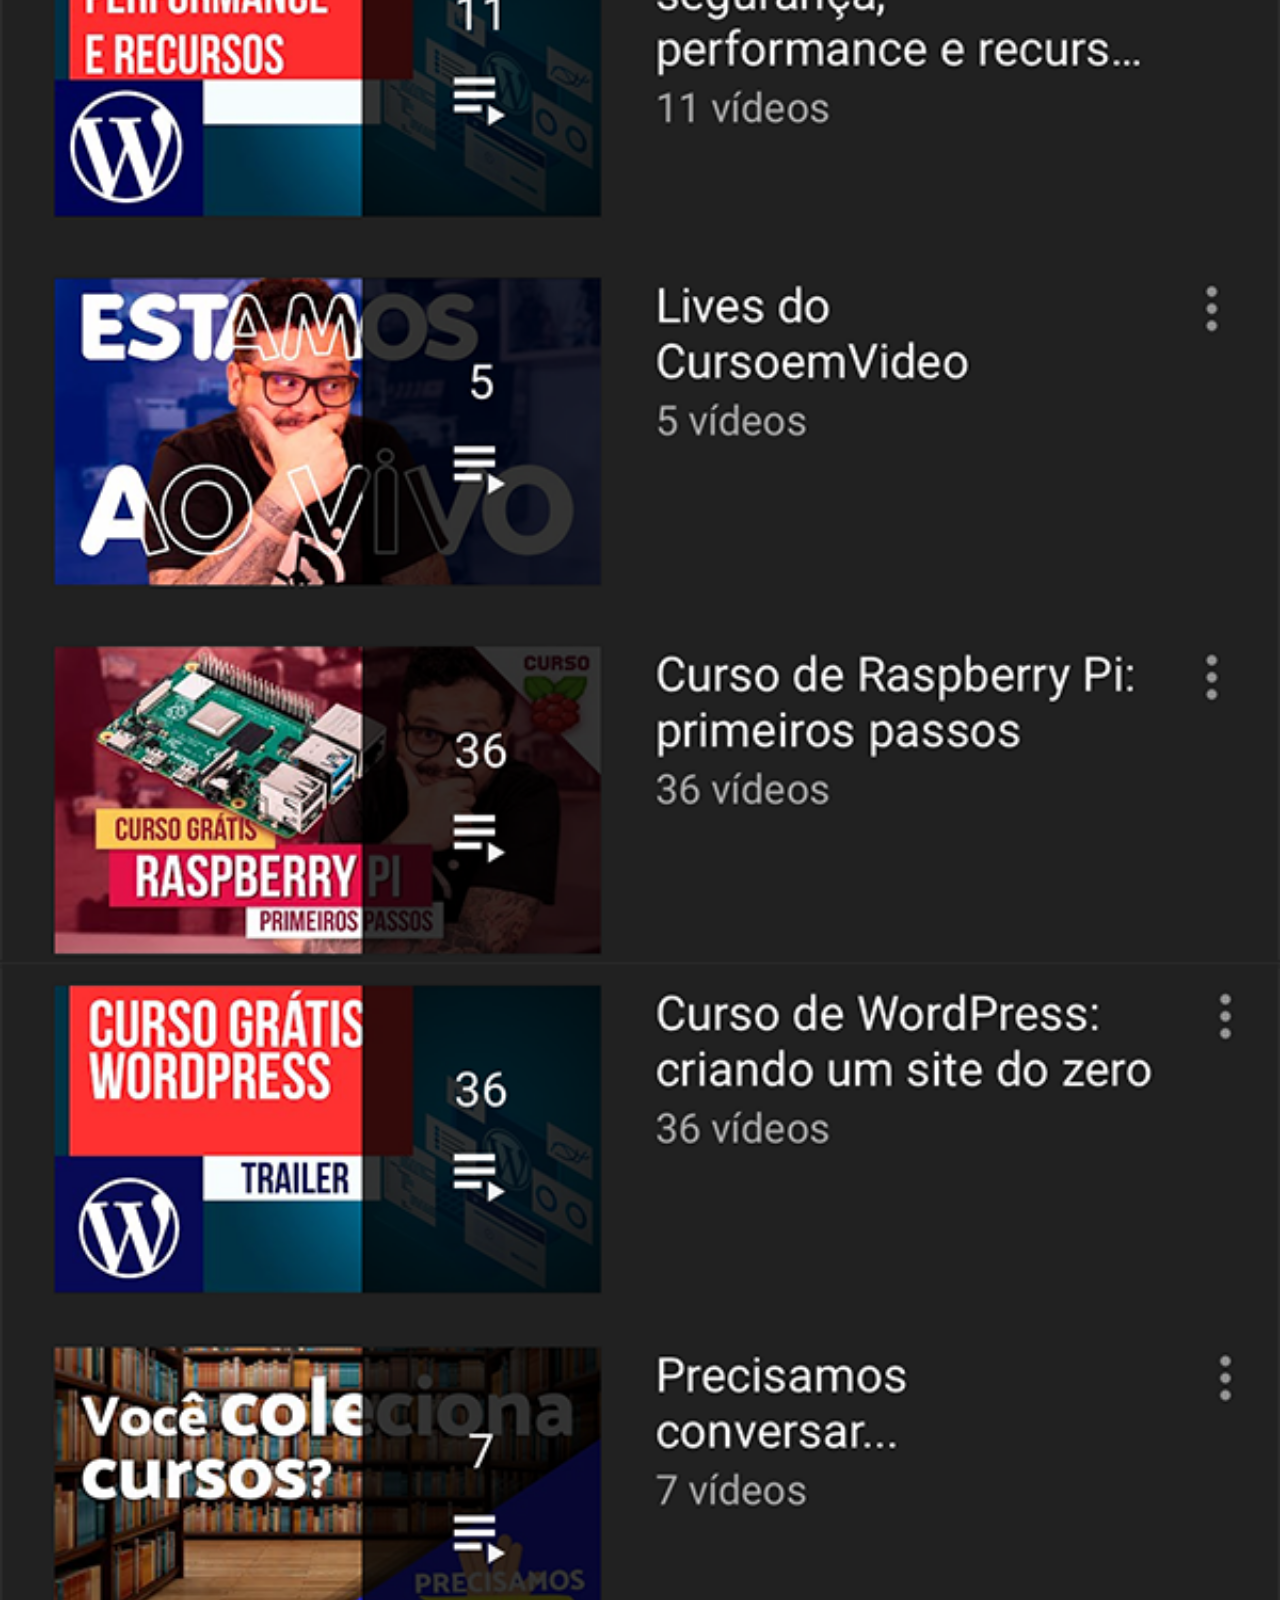
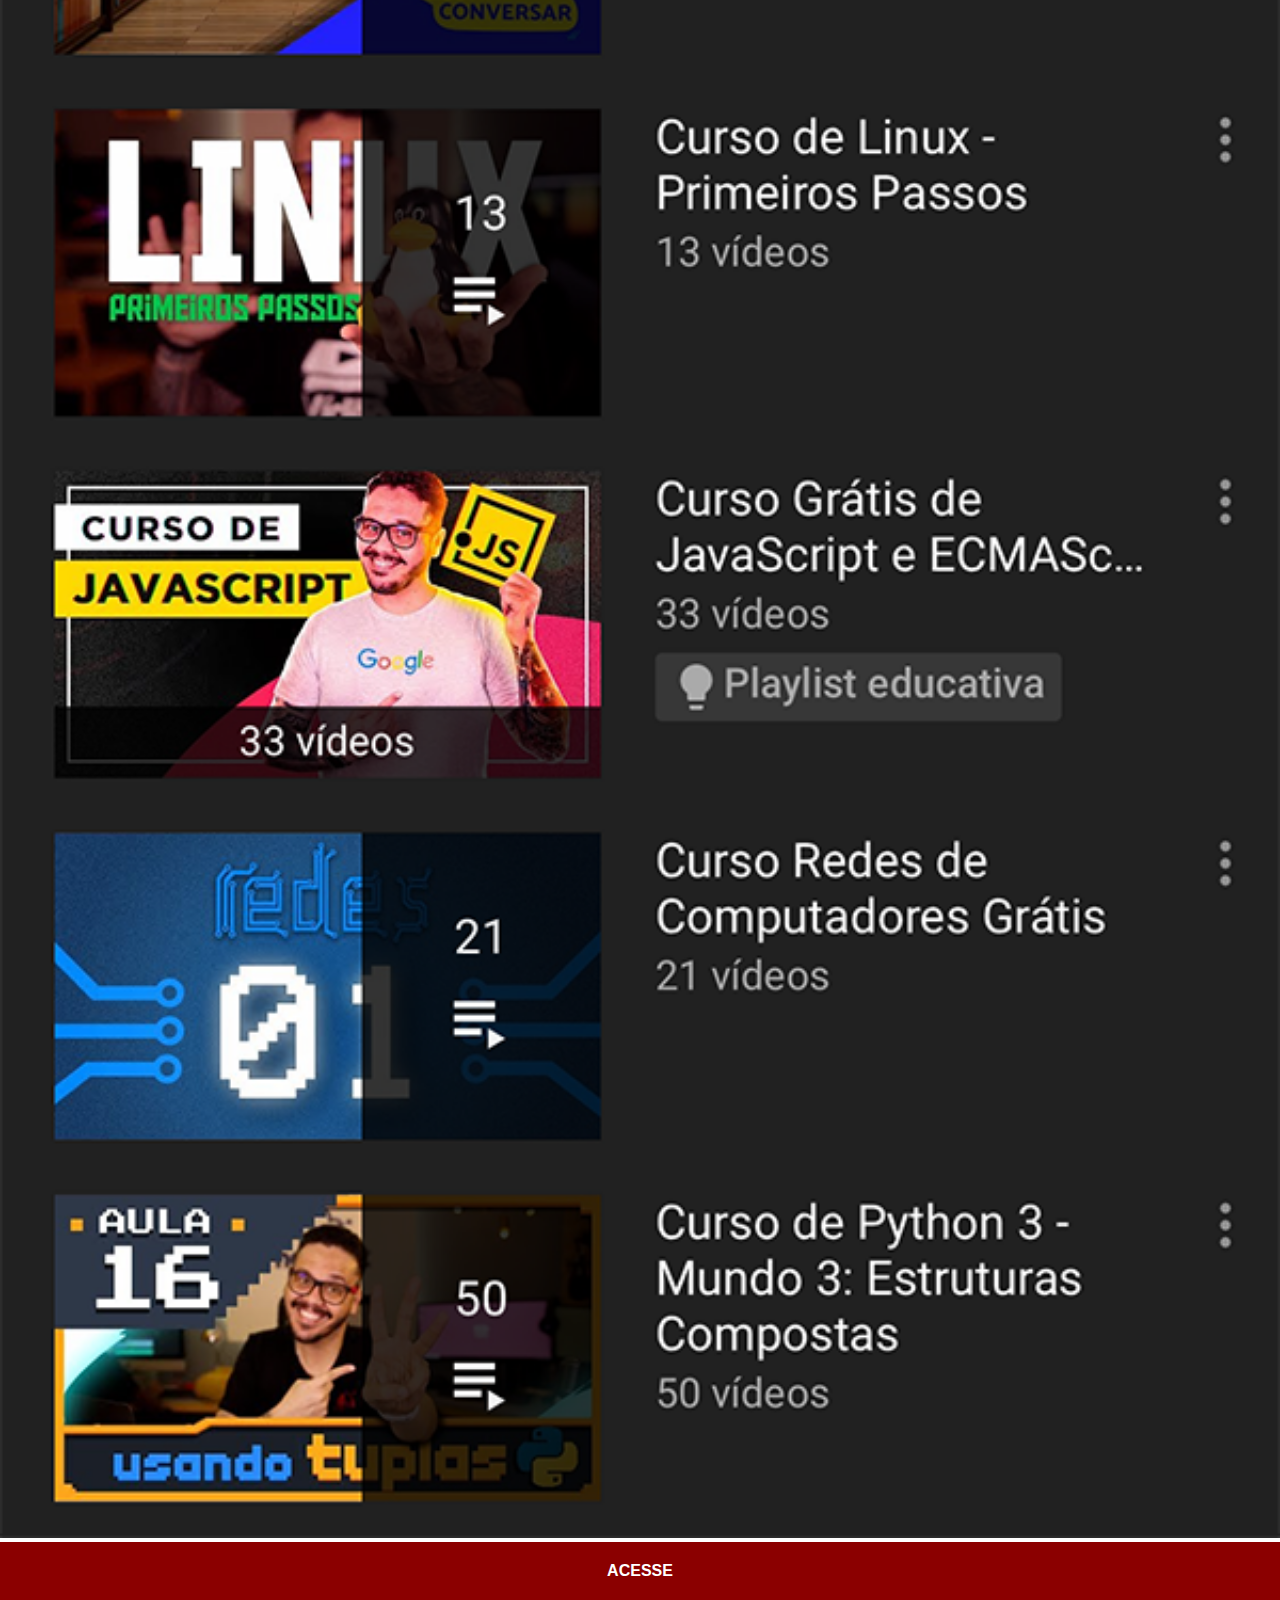
<file: youtube.html>
<!DOCTYPE html>
<html lang="pt-br">
<head>
    <meta charset="UTF-8">
    <meta name="viewport" content="width=device-width, initial-scale=1.0">
    <title>YouTube</title>
    <link rel="stylesheet" href="styles/social.css">
</head>
<body>
    <img src="imagens/tela-youtube.png" alt="youtube">
    <a href="https://youtube.com/cursoemvideo/playlists" target="_blank">ACESSE</a>
</body>
</html>
</file>
<file: styles/styles.css>
@charset "UTF-8";
/* CSS Document */

* {
    margin: 0px;
    padding: 0px;
    font-family: Arial, Helvetica, sans-serif;
}

::-webkit-scrollbar {
    width: 0px;
    height: 0px;
}

html, body {
    height: 100vh;
    width: 100vw;
    background: url('../imagens/fundo-madeira.jpg') no-repeat top center;
    background-size: cover;
    background-attachment: fixed;
}

main {
    position: relative;
    height: 100vh;
}

section#telefone {
    position: absolute;
    top: 50%;
    left: 50%;
    transform: translate(-50%, -50%);
    height: 627px;
    width: 311px;
    background: url('../imagens/frame-iphone.png') no-repeat;
}

iframe#tela {
    position: relative;
    top: 80px;
    left: 22px;
    width: 267px;
    height: 471px;
}

section#redes-sociais {
    text-align: right;
    margin-top: 30px;
}

section#redes-sociais img {
    width: 50px;
    height: 50px;
    margin: 10px;
    border-radius: 50%;
    box-shadow: 2px 2px 5px rgba(0, 0, 0, 0.6);
    box-sizing: border-box;
}

section#redes-sociais img:hover {
    border: 2px solid rgba(255, 255, 255, 0.6);
    transform: translate(-4px, -4px);
    box-shadow: 5px 5px 10px rgba(0, 0, 0, 0.6);
    transition: transform 0.5s, border 1s;
}
</file>
<file: styles/social.css>
@charset "UTF-8";

* {
    padding: 0px;
    margin: 0px;
    font-family: Arial, Helvetica, sans-serif;
}
::-webkit-scrollbar {
    width: 0px;
    height: 0px;
}
img {
    width: 100vw;
    margin: 0px;
}
a {
    display: block;
    background-color: darkred;
    color: white;
    padding: 20px;
    text-align: center;
    font-weight: bolder;
    text-decoration: none;
}
a:hover {
    background-color: red;
    text-decoration: underline;
    transition: 1s;
}
</file>
